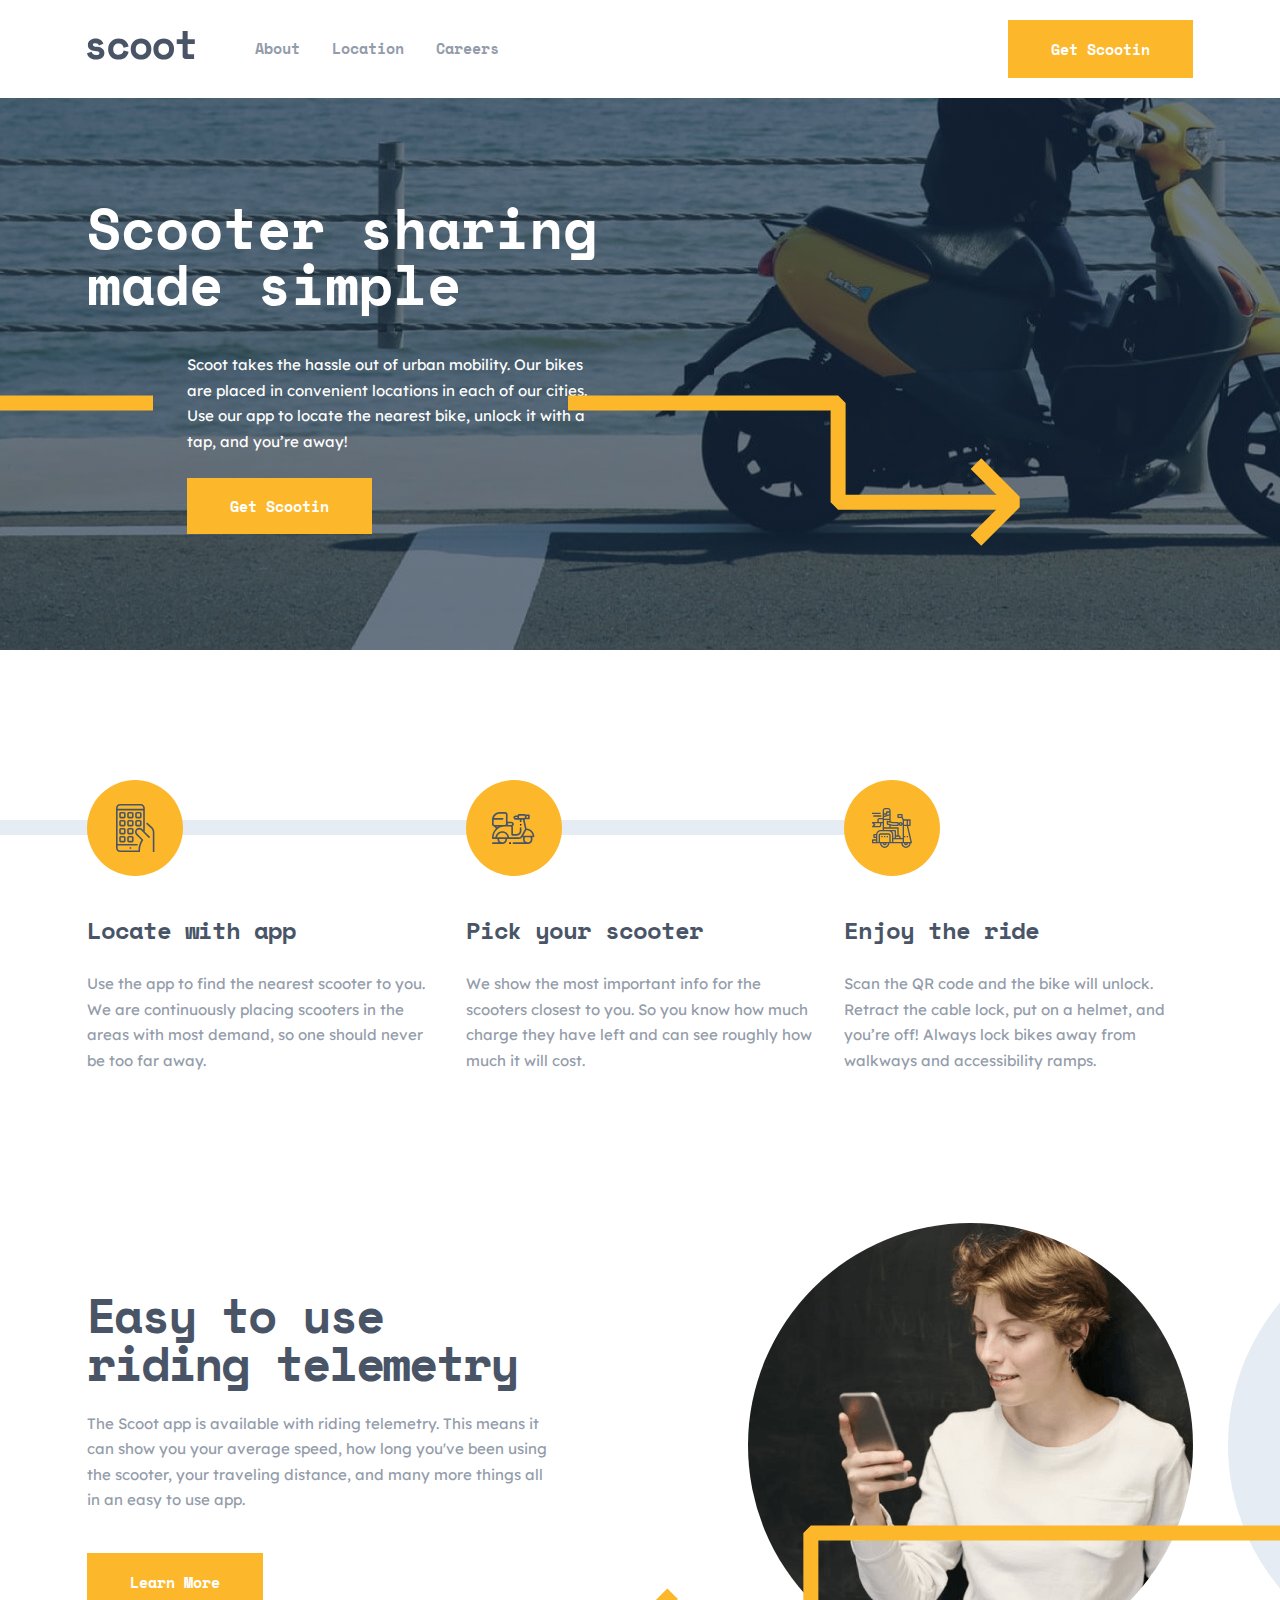
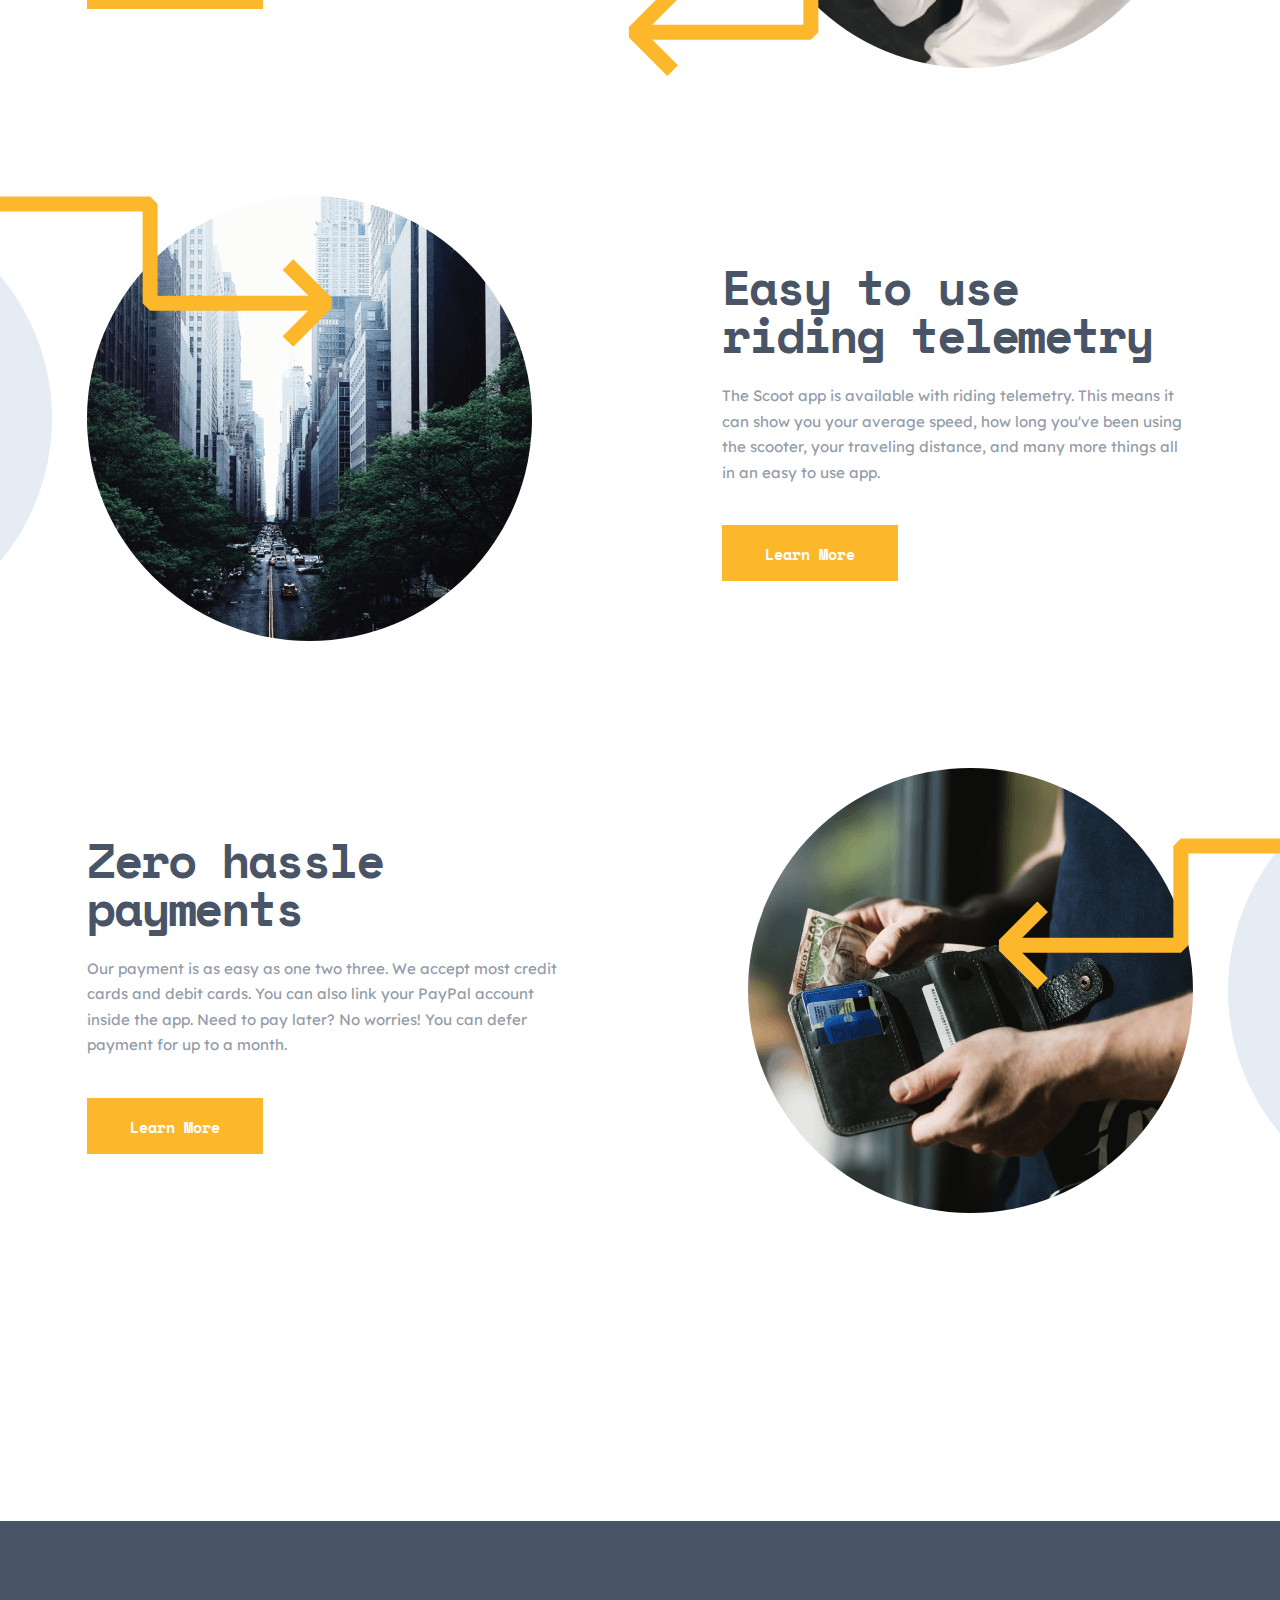
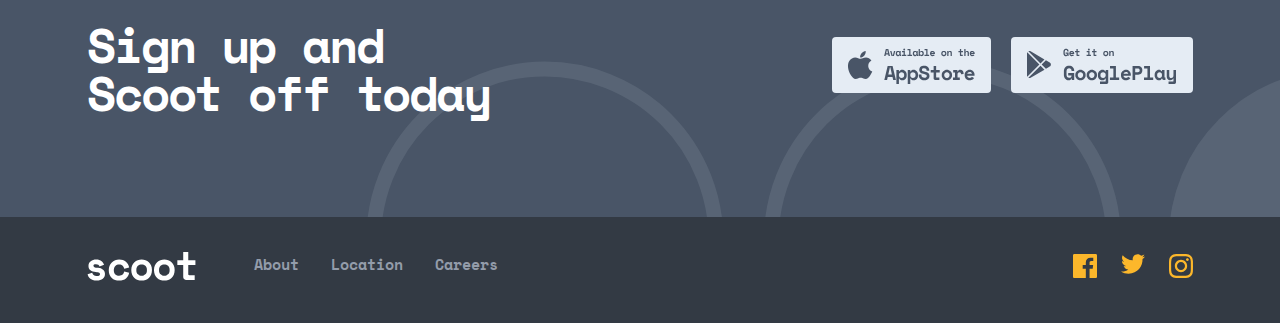
<file: index.html>
<!DOCTYPE html>
<html lang="en">

<head>
    <meta charset="UTF-8">
    <meta http-equiv="X-UA-Compatible" content="IE=edge">
    <meta name="viewport" content="width=device-width, initial-scale=1.0">
    <link rel="stylesheet" href="css/main.css">
    <title>scoot</title>
</head>

<body>
    <!-- HEADER -->
    <header class="header">
        <div class="container">
            <div class="toggle-btn">
                <span></span>
                <span></span>
                <span></span>
            </div>
            <div class="logo"><a href="index.html"><img src="images/svg/logo.svg" alt="logo"></a></div>
            <div class="site-nav">
                <ul class="nav-list">
                    <li class="nav-list-item"><a href="pages/about.html" class="nav-link">About</a></li>
                    <li class="nav-list-item"><a href="pages/locations.html" class="nav-link">Location</a></li>
                    <li class="nav-list-item"><a href="pages/careers.html" class="nav-link">Careers</a></li>
                </ul>
                <a href="#" class="btn">Get Scootin</a>
            </div>
            <a href="#" class="btn">Get Scootin</a>
        </div>
    </header>
    <main class="main">
        <section class="hero">
            <h2 hidden>hero</h2>
            <div class="hero-wrapper">
                <img src="images/svg/yellow-line.svg" alt="line">
                <img src="images/svg/yellow-arrow.svg" alt="arrow">
                <div class="container">
                    <div class="hero-info">
                        <div class="hero-title">Scooter sharing made simple</div>
                        <div class="hero-text">Scoot takes the hassle out of urban mobility. Our bikes are placed in
                            convenient
                            locations in each of our cities. Use
                            our app to locate the nearest bike, unlock it with a tap, and you’re away!</div>
                        <a href="#" class="btn">Get Scootin</a>
                    </div>
                </div>
            </div>
        </section>
        <section class="second-section">
            <h2 hidden>second-section</h2>
            <div class="container">
                <div class="list">
                    <div class="list-item">
                        <div class="list-img"><img src="images/svg/app.svg" alt="app"></div>
                        <div class="list-info">
                            <div class="min-title">Locate with app</div>
                            <div class="list-text">Use the app to find the nearest scooter to you. We are continuously
                                placing scooters in the areas with most demand, so
                                one should never be too far away.</div>
                        </div>
                    </div>
                    <div class="list-item">
                        <div class="list-img"><img src="images/svg/scooter.svg" alt="app"></div>
                        <div class="list-info">
                            <div class="min-title">Pick your scooter</div>
                            <div class="list-text">We show the most important info for the scooters closest to you. So
                                you
                                know how much charge they have left and can see roughly how much it will cost.</div>
                        </div>
                    </div>
                    <div class="list-item">
                        <div class="list-img"><img src="images/svg/ride.svg" alt="app"></div>
                        <div class="list-info">
                            <div class="min-title">Enjoy the ride</div>
                            <div class="list-text">Scan the QR code and the bike will unlock. Retract the cable lock,
                                put on
                                a helmet, and you’re off! Always lock bikes away from walkways and accessibility ramps.
                            </div>
                        </div>
                    </div>
                </div>
            </div>
        </section>
        <section class="last-section">
            <h2 hidden>last-section</h2>
            <div class="container">
                <div class="one">
                    <div class="info">
                        <div class="title">Easy to use
                            riding telemetry</div>
                        <div class="text">The Scoot app is available with riding telemetry. This means it can show you
                            your average speed, how long you've been
                            using the scooter, your traveling distance, and many more things all in an easy to use app.
                        </div>
                        <a href="#" class="btn">Learn More</a>
                    </div>
                    <div class="image-wrap">
                        <img class="image" src="images/png/telemetry.png" alt="image"
                            srcset="images/png/telemetry.png 1x, images/png/telemetry@2x.png 2x">
                        <img src="images/svg/round.svg" alt="element">
                        <img src="images/svg/yellow-arrow-left.svg" alt="element">
                    </div>
                </div>
                <div class="two">
                    <div class="info">
                        <div class="title">Easy to use
                            riding telemetry</div>
                        <div class="text">The Scoot app is available with riding telemetry. This means it can show you
                            your average speed, how long you've been
                            using the scooter, your traveling distance, and many more things all in an easy to use app.
                        </div>
                        <a href="#" class="btn">Learn More</a>
                    </div>
                    <div class="image-wrap">
                        <img class="image" src="images/png/city.png" alt="image"
                            srcset="images/png/city.png 1x, images/png/city@2x.png 2x">
                        <img src="images/svg/round.svg" alt="element">
                        <img src="images/svg/yellow-arrow.svg" alt="element">
                    </div>
                </div>
                <div class="three">
                    <div class="info">
                        <div class="title">Zero hassle payments</div>
                        <div class="text">Our payment is as easy as one two three. We accept most credit cards and debit
                            cards. You can also link your PayPal
                            account inside the app. Need to pay later? No worries! You can defer payment for up to a
                            month.
                        </div>
                        <a href="#" class="btn">Learn More</a>
                    </div>
                    <div class="image-wrap">
                        <img class="image" src="images/png/hassle.png" alt="image"
                            srcset="images/png/hassle.png 1x, images/png/hassle@2x.png 2x">
                        <img src="images/svg/round.svg" alt="element">
                        <img src="images/svg/yellow-arrow-left.svg" alt="element">
                    </div>
                </div>
            </div>
        </section>
    </main>
    <footer class="footer">
        <div class="top">
            <div class="container">
                <div class="title">Sign up and Scoot off today</div>
                <div class="sign">
                    <a href="#"><img src="images/svg/app-store.svg" alt="app-store"></a>
                    <a href="#"><img src="images/svg/google-play.svg" alt="google play"></a>
                </div>
            </div>
        </div>
        <div class="bottom">
            <div class="container">
                <div class="logoNav">
                    <div class="logo"><a href="index.html"><img src="images/svg/logo-white.svg" alt="logo"></a></div>
                    <div class="site-nav">
                        <ul class="nav-list">
                            <li class="nav-list-item"><a href="pages/about.html" class="nav-link">About</a></li>
                            <li class="nav-list-item"><a href="pages/locations.html" class="nav-link">Location</a></li>
                            <li class="nav-list-item"><a href="pages/careers.html" class="nav-link">Careers</a></li>
                        </ul>
                    </div>
                </div>
                <div class="networks">
                    <a href="#"><svg width="24" height="24" viewBox="0 0 24 24" fill="none"
                            xmlns="http://www.w3.org/2000/svg">
                            <path
                                d="M22.675 0H1.325C0.593 0 0 0.593 0 1.325V22.676C0 23.407 0.593 24 1.325 24H12.82V14.706H9.692V11.084H12.82V8.413C12.82 5.313 14.713 3.625 17.479 3.625C18.804 3.625 19.942 3.724 20.274 3.768V7.008L18.356 7.009C16.852 7.009 16.561 7.724 16.561 8.772V11.085H20.148L19.681 14.707H16.561V24H22.677C23.407 24 24 23.407 24 22.675V1.325C24 0.593 23.407 0 22.675 0Z"
                                fill="#FCB72B" />
                        </svg>
                    </a>
                    <a href="#"><svg width="24" height="20" viewBox="0 0 24 20" fill="none"
                            xmlns="http://www.w3.org/2000/svg">
                            <path
                                d="M24 2.55699C23.117 2.94899 22.168 3.21299 21.172 3.33199C22.189 2.72299 22.97 1.75799 23.337 0.607986C22.386 1.17199 21.332 1.58199 20.21 1.80299C19.313 0.845986 18.032 0.247986 16.616 0.247986C13.437 0.247986 11.101 3.21399 11.819 6.29299C7.728 6.08799 4.1 4.12799 1.671 1.14899C0.381 3.36199 1.002 6.25699 3.194 7.72299C2.388 7.69699 1.628 7.47599 0.965 7.10699C0.911 9.38799 2.546 11.522 4.914 11.997C4.221 12.185 3.462 12.229 2.69 12.081C3.316 14.037 5.134 15.46 7.29 15.5C5.22 17.123 2.612 17.848 0 17.54C2.179 18.937 4.768 19.752 7.548 19.752C16.69 19.752 21.855 12.031 21.543 5.10599C22.505 4.41099 23.34 3.54399 24 2.55699Z"
                                fill="#FCB72B" />
                        </svg>
                    </a>
                    <a href="#"><svg width="24" height="24" viewBox="0 0 24 24" fill="none"
                            xmlns="http://www.w3.org/2000/svg">
                            <path fill-rule="evenodd" clip-rule="evenodd"
                                d="M12 0C8.741 0 8.333 0.014 7.053 0.072C2.695 0.272 0.273 2.69 0.073 7.052C0.014 8.333 0 8.741 0 12C0 15.259 0.014 15.668 0.072 16.948C0.272 21.306 2.69 23.728 7.052 23.928C8.333 23.986 8.741 24 12 24C15.259 24 15.668 23.986 16.948 23.928C21.302 23.728 23.73 21.31 23.927 16.948C23.986 15.668 24 15.259 24 12C24 8.741 23.986 8.333 23.928 7.053C23.732 2.699 21.311 0.273 16.949 0.073C15.668 0.014 15.259 0 12 0ZM12 2.163C15.204 2.163 15.584 2.175 16.85 2.233C20.102 2.381 21.621 3.924 21.769 7.152C21.827 8.417 21.838 8.797 21.838 12.001C21.838 15.206 21.826 15.585 21.769 16.85C21.62 20.075 20.105 21.621 16.85 21.769C15.584 21.827 15.206 21.839 12 21.839C8.796 21.839 8.416 21.827 7.151 21.769C3.891 21.62 2.38 20.07 2.232 16.849C2.174 15.584 2.162 15.205 2.162 12C2.162 8.796 2.175 8.417 2.232 7.151C2.381 3.924 3.896 2.38 7.151 2.232C8.417 2.175 8.796 2.163 12 2.163ZM5.838 12C5.838 8.597 8.597 5.838 12 5.838C15.403 5.838 18.162 8.597 18.162 12C18.162 15.404 15.403 18.163 12 18.163C8.597 18.163 5.838 15.403 5.838 12ZM12 16C9.791 16 8 14.21 8 12C8 9.791 9.791 8 12 8C14.209 8 16 9.791 16 12C16 14.21 14.209 16 12 16ZM16.965 5.595C16.965 4.8 17.61 4.155 18.406 4.155C19.201 4.155 19.845 4.8 19.845 5.595C19.845 6.39 19.201 7.035 18.406 7.035C17.61 7.035 16.965 6.39 16.965 5.595Z"
                                fill="#FCB72B" />
                        </svg>
                    </a>
                </div>
            </div>
        </div>
    </footer>
    <script src="javascript/app.js"></script>
</body>

</html>
</file>
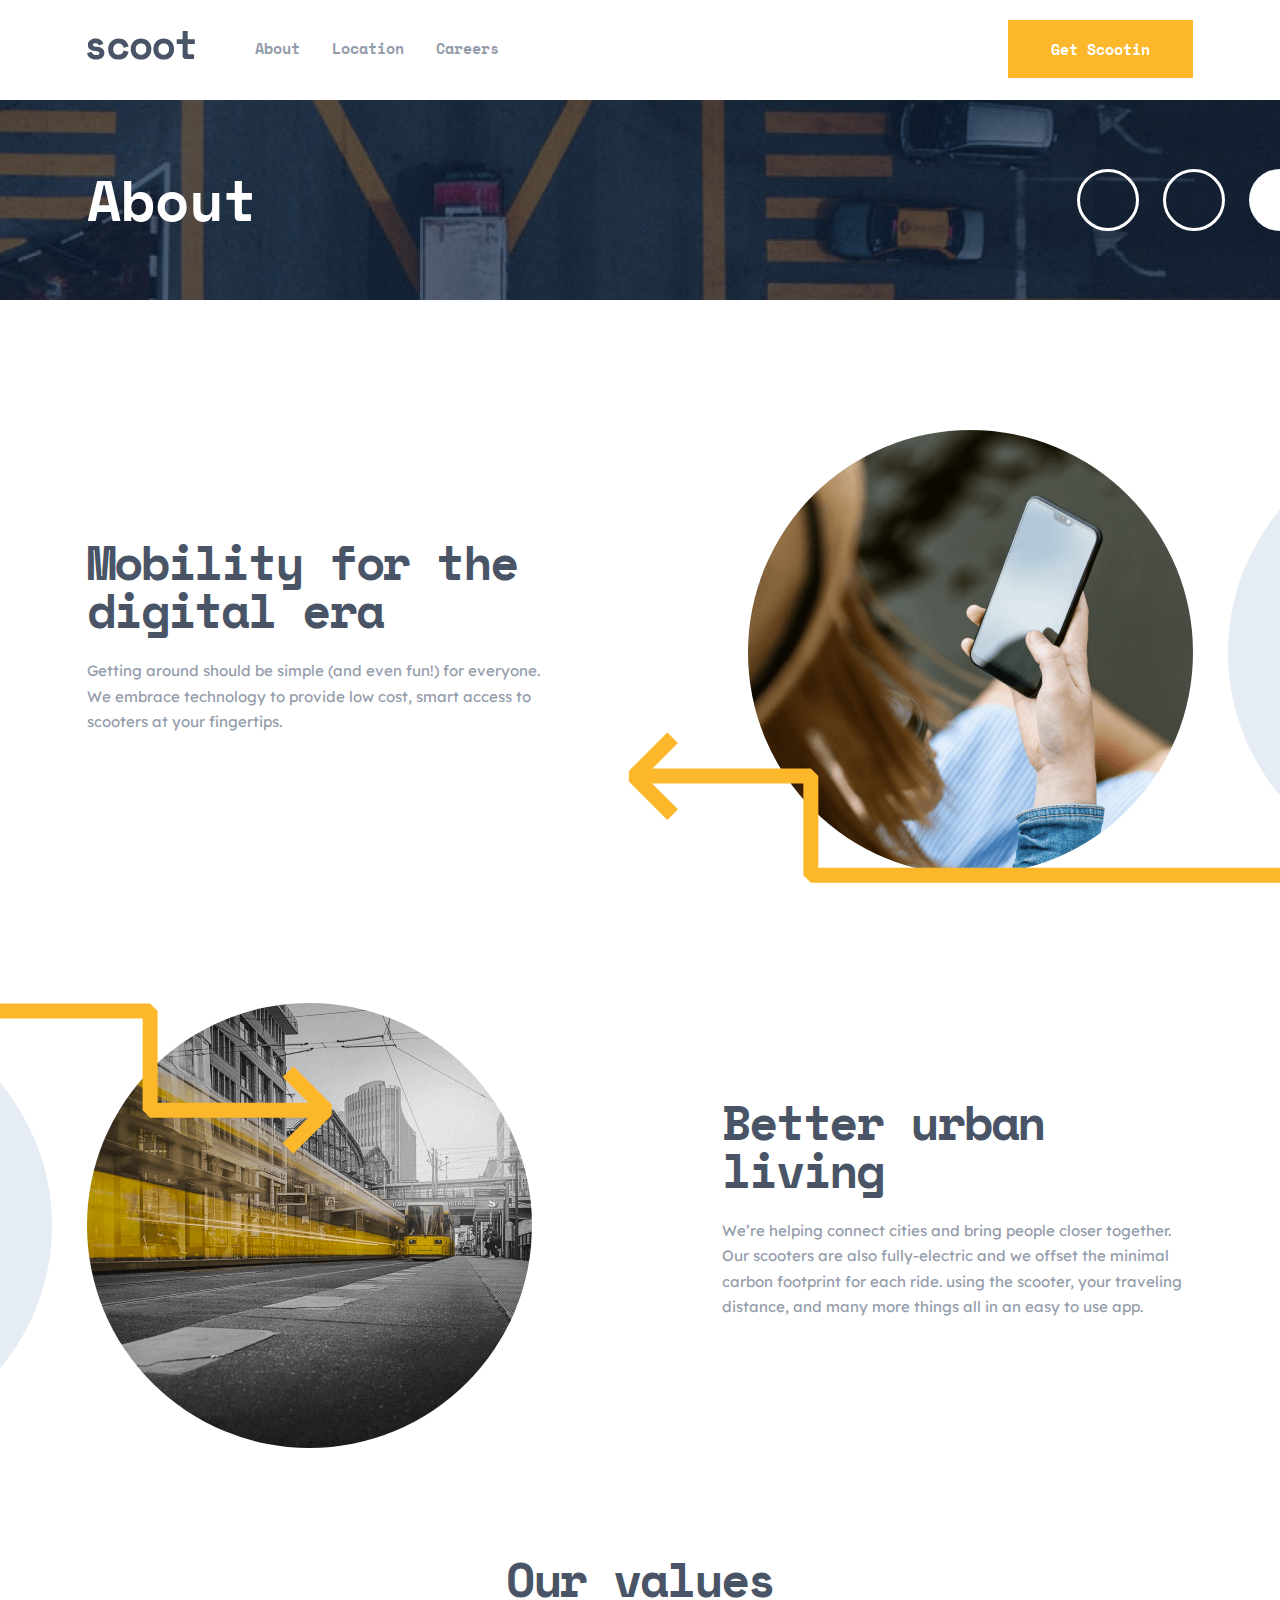
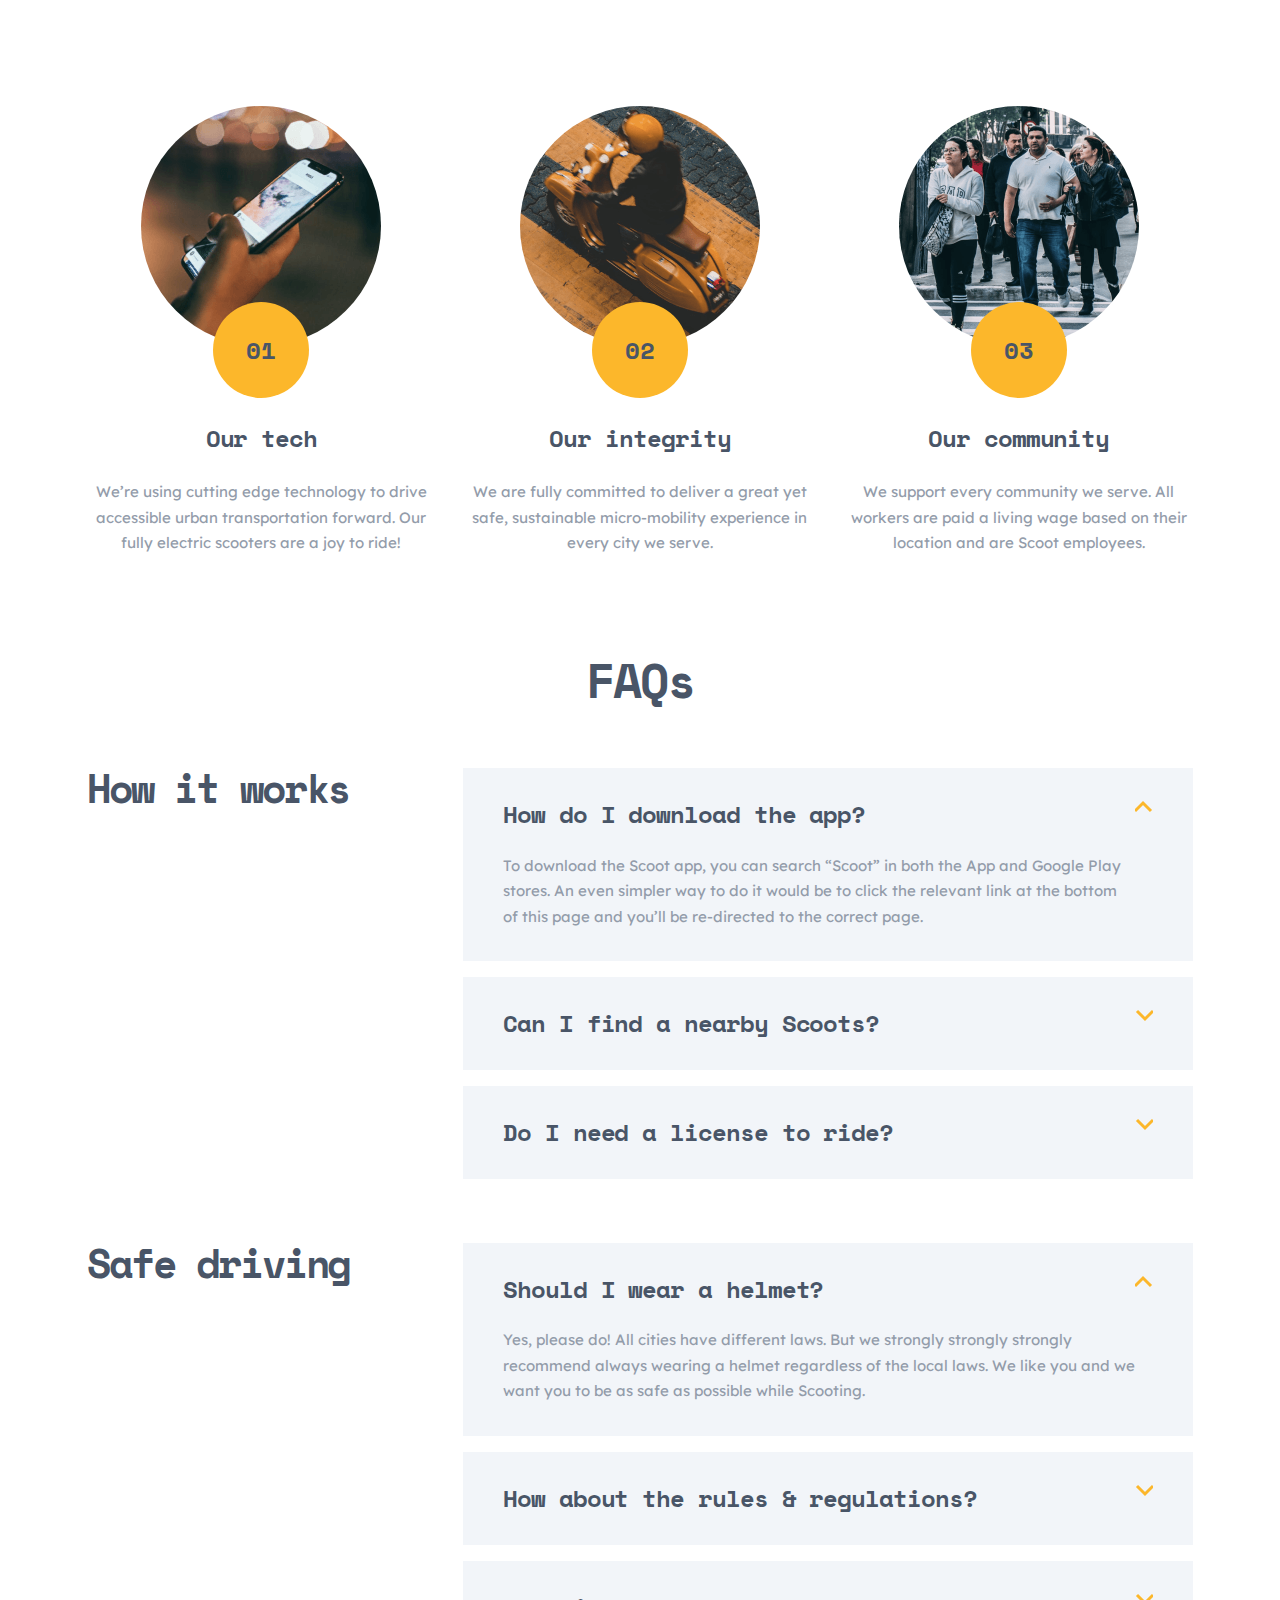
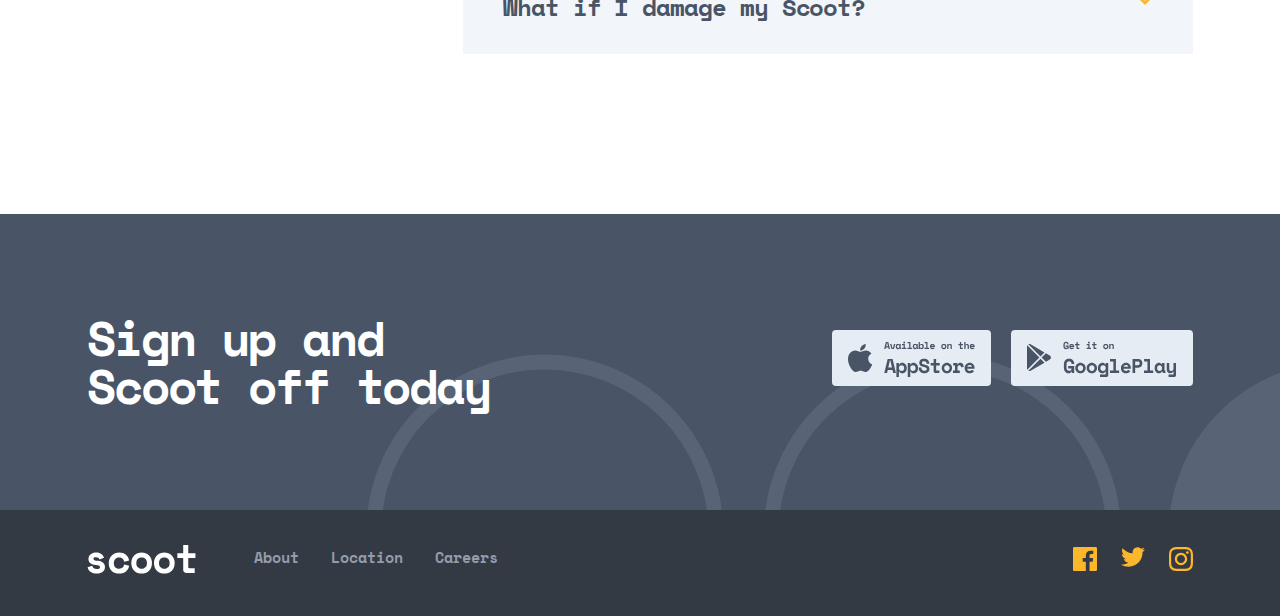
<file: pages/about.html>
<!DOCTYPE html>
<html lang="en">

<head>
    <meta charset="UTF-8">
    <meta http-equiv="X-UA-Compatible" content="IE=edge">
    <meta name="viewport" content="width=device-width, initial-scale=1.0">
    <link rel="stylesheet" href="../css/main.css">
    <title>scoot</title>
</head>

<body>
    <!-- HEADER -->
    <header class="header">
        <div class="container">
            <div class="toggle-btn">
                <span></span>
                <span></span>
                <span></span>
            </div>
            <div class="logo"><a href="../index.html"><img src="../images/svg/logo.svg" alt="logo"></a></div>
            <div class="site-nav">
                <ul class="nav-list">
                    <li class="nav-list-item"><a href="about.html" class="nav-link">About</a></li>
                    <li class="nav-list-item"><a href="locations.html" class="nav-link">Location</a></li>
                    <li class="nav-list-item"><a href="careers.html" class="nav-link">Careers</a></li>
                </ul>
                <a href="#" class="btn">Get Scootin</a>
            </div>
            <a href="#" class="btn">Get Scootin</a>
        </div>
    </header>
    <main class="main">
        <section class="min-hero about-min-hero">
            <div class="hero-wrapper">
                <div class="container">
                    <h2 hidden>hero</h2>
                    <div class="hero-title">About</div>
                </div>
                <img src="../images/svg/circles.svg" alt="circles">
            </div>
        </section>
        <section class="about-second">
            <h2 hidden>about</h2>
            <div class="container">
                <div class="one">
                    <div class="info">
                        <div class="title">Mobility for the digital era</div>
                        <div class="text">Getting around should be simple (and even fun!) for everyone. We embrace
                            technology to provide low cost, smart access to
                            scooters at your fingertips.
                        </div>
                    </div>
                    <div class="image-wrap">
                        <img class="image" src="../images/png/mobility.png" alt="image"
                            srcset="../images/png/mobility.png 1x, ../images/png/mobility@2x.png 2x">
                        <img src="../images/svg/round.svg" alt="element">
                        <img src="../images/svg/left-arrow-yellow.svg" alt="element">
                    </div>
                </div>
                <div class="two">
                    <div class="info">
                        <div class="title">Better urban living</div>
                        <div class="text">We’re helping connect cities and bring people closer together. Our scooters
                            are
                            also fully-electric and we offset the
                            minimal carbon footprint for each ride.
                            using the scooter, your traveling distance, and many more things all in an easy to use app.
                        </div>
                    </div>
                    <div class="image-wrap">
                        <img class="image" src="../images/png/urban.png" alt="image"
                            srcset="../images/png/urban.png 1x, ../images/png/urban@2x.png 2x">
                        <img src="../images/svg/round.svg" alt="element">
                        <img src="../images/svg/yellow-arrow.svg" alt="element">
                    </div>
                </div>
            </div>
        </section>
        <section class="value">
            <h2 hidden>value</h2>
            <div class="container">
                <div class="title">Our values</div>
                <div class="card-list">
                    <div class="list-item">
                        <div class="item-img">
                            <img src="../images/png/tech.png" alt="tech"
                                srcset="../images/png/tech.png 1x, ../images/png/tech@2x.png 2x">
                            <span>01</span>
                        </div>
                        <div class="min-title">Our tech</div>
                        <div class="list-text">We’re using cutting edge technology to drive accessible urban
                            transportation forward. Our fully electric scooters are a
                            joy to ride!</div>
                    </div>
                    <div class="list-item">
                        <div class="item-img">
                            <img src="../images/png/integrity.png" alt="tech"
                                srcset="../images/png/integrity.png 1x, ../images/png/integrity@2x.png 2x">
                            <span>02</span>
                        </div>
                        <div class="min-title">Our integrity</div>
                        <div class="list-text">We are fully committed to deliver a great yet safe, sustainable
                            micro-mobility experience in every city we serve.</div>
                    </div>
                    <div class="list-item">
                        <div class="item-img">
                            <img src="../images/png/community.png" alt="tech"
                                srcset="../images/png/community.png 1x, ../images/png/community@2x.png 2x">
                            <span>03</span>
                        </div>
                        <div class="min-title">Our community</div>
                        <div class="list-text">We support every community we serve. All workers are paid a living wage
                            based on their location and are Scoot employees.</div>
                    </div>
                </div>
            </div>
        </section>
        <section class="faqs">
            <h2 hidden>FAQs</h2>
            <div class="container">
                <div class="title">FAQs</div>
                <div class="first-faqs">
                    <div class="title">How it works</div>
                    <div class="list">
                        <div class="item">
                            <div class="info">
                                <div class="min-title">How do I download the app?</div>
                                <div class="text">To download the Scoot app, you can search “Scoot” in both the App and
                                    Google Play stores. An even simpler way to do it
                                    would be to click the relevant link at the bottom of this page and you’ll be
                                    re-directed to the correct page.</div>
                            </div>
                            <img class="up-active" src="../images/svg/down-row.svg" alt="down row">
                        </div>
                        <div class="item">
                            <div class="info">
                                <div class="min-title">Can I find a nearby Scoots?</div>
                            </div>
                            <img src="../images/svg/down-row.svg" alt="down row">
                        </div>
                        <div class="item">
                            <div class="info">
                                <div class="min-title">Do I need a license to ride?</div>
                            </div>
                            <img src="../images/svg/down-row.svg" alt="down row">
                        </div>
                    </div>
                </div>
                <div class="second-faqs">
                    <div class="title">Safe driving</div>
                    <div class="list">
                        <div class="item">
                            <div class="info">
                                <div class="min-title">Should I wear a helmet?</div>
                                <div class="text">Yes, please do! All cities have different laws. But we strongly
                                    strongly strongly recommend always wearing a helmet
                                    regardless of the local laws. We like you and we want you to be as safe as possible
                                    while Scooting.</div>
                            </div>
                            <img class="up-active" src="../images/svg/down-row.svg" alt="down row">
                        </div>
                        <div class="item">
                            <div class="info">
                                <div class="min-title">How about the rules & regulations?</div>
                            </div>
                            <img src="../images/svg/down-row.svg" alt="down row">
                        </div>
                        <div class="item">
                            <div class="info">
                                <div class="min-title">What if I damage my Scoot?</div>
                            </div>
                            <img src="../images/svg/down-row.svg" alt="down row">
                        </div>
                    </div>
                </div>
            </div>
        </section>
    </main>
    <footer class="footer">
        <div class="top">
            <div class="container">
                <div class="title">Sign up and Scoot off today</div>
                <div class="sign">
                    <a href="#"><img src="../images/svg/app-store.svg" alt="app-store"></a>
                    <a href="#"><img src="../images/svg/google-play.svg" alt="google play"></a>
                </div>
            </div>
        </div>
        <div class="bottom">
            <div class="container">
                <div class="logoNav">
                    <div class="logo"><a href="../index.html"><img src="../images/svg/logo-white.svg" alt="logo"></a>
                    </div>
                    <div class="site-nav">
                        <ul class="nav-list">
                            <li class="nav-list-item"><a href="about.html" class="nav-link">About</a></li>
                            <li class="nav-list-item"><a href="locations.html" class="nav-link">Location</a></li>
                            <li class="nav-list-item"><a href="careers.html" class="nav-link">Careers</a></li>
                        </ul>
                    </div>
                </div>
                <div class="networks">
                    <a href="#"><svg width="24" height="24" viewBox="0 0 24 24" fill="none"
                            xmlns="http://www.w3.org/2000/svg">
                            <path
                                d="M22.675 0H1.325C0.593 0 0 0.593 0 1.325V22.676C0 23.407 0.593 24 1.325 24H12.82V14.706H9.692V11.084H12.82V8.413C12.82 5.313 14.713 3.625 17.479 3.625C18.804 3.625 19.942 3.724 20.274 3.768V7.008L18.356 7.009C16.852 7.009 16.561 7.724 16.561 8.772V11.085H20.148L19.681 14.707H16.561V24H22.677C23.407 24 24 23.407 24 22.675V1.325C24 0.593 23.407 0 22.675 0Z"
                                fill="#FCB72B" />
                        </svg>
                    </a>
                    <a href="#"><svg width="24" height="20" viewBox="0 0 24 20" fill="none"
                            xmlns="http://www.w3.org/2000/svg">
                            <path
                                d="M24 2.55699C23.117 2.94899 22.168 3.21299 21.172 3.33199C22.189 2.72299 22.97 1.75799 23.337 0.607986C22.386 1.17199 21.332 1.58199 20.21 1.80299C19.313 0.845986 18.032 0.247986 16.616 0.247986C13.437 0.247986 11.101 3.21399 11.819 6.29299C7.728 6.08799 4.1 4.12799 1.671 1.14899C0.381 3.36199 1.002 6.25699 3.194 7.72299C2.388 7.69699 1.628 7.47599 0.965 7.10699C0.911 9.38799 2.546 11.522 4.914 11.997C4.221 12.185 3.462 12.229 2.69 12.081C3.316 14.037 5.134 15.46 7.29 15.5C5.22 17.123 2.612 17.848 0 17.54C2.179 18.937 4.768 19.752 7.548 19.752C16.69 19.752 21.855 12.031 21.543 5.10599C22.505 4.41099 23.34 3.54399 24 2.55699Z"
                                fill="#FCB72B" />
                        </svg>
                    </a>
                    <a href="#"><svg width="24" height="24" viewBox="0 0 24 24" fill="none"
                            xmlns="http://www.w3.org/2000/svg">
                            <path fill-rule="evenodd" clip-rule="evenodd"
                                d="M12 0C8.741 0 8.333 0.014 7.053 0.072C2.695 0.272 0.273 2.69 0.073 7.052C0.014 8.333 0 8.741 0 12C0 15.259 0.014 15.668 0.072 16.948C0.272 21.306 2.69 23.728 7.052 23.928C8.333 23.986 8.741 24 12 24C15.259 24 15.668 23.986 16.948 23.928C21.302 23.728 23.73 21.31 23.927 16.948C23.986 15.668 24 15.259 24 12C24 8.741 23.986 8.333 23.928 7.053C23.732 2.699 21.311 0.273 16.949 0.073C15.668 0.014 15.259 0 12 0ZM12 2.163C15.204 2.163 15.584 2.175 16.85 2.233C20.102 2.381 21.621 3.924 21.769 7.152C21.827 8.417 21.838 8.797 21.838 12.001C21.838 15.206 21.826 15.585 21.769 16.85C21.62 20.075 20.105 21.621 16.85 21.769C15.584 21.827 15.206 21.839 12 21.839C8.796 21.839 8.416 21.827 7.151 21.769C3.891 21.62 2.38 20.07 2.232 16.849C2.174 15.584 2.162 15.205 2.162 12C2.162 8.796 2.175 8.417 2.232 7.151C2.381 3.924 3.896 2.38 7.151 2.232C8.417 2.175 8.796 2.163 12 2.163ZM5.838 12C5.838 8.597 8.597 5.838 12 5.838C15.403 5.838 18.162 8.597 18.162 12C18.162 15.404 15.403 18.163 12 18.163C8.597 18.163 5.838 15.403 5.838 12ZM12 16C9.791 16 8 14.21 8 12C8 9.791 9.791 8 12 8C14.209 8 16 9.791 16 12C16 14.21 14.209 16 12 16ZM16.965 5.595C16.965 4.8 17.61 4.155 18.406 4.155C19.201 4.155 19.845 4.8 19.845 5.595C19.845 6.39 19.201 7.035 18.406 7.035C17.61 7.035 16.965 6.39 16.965 5.595Z"
                                fill="#FCB72B" />
                        </svg>
                    </a>
                </div>
            </div>
        </div>
    </footer>
    <script src="../javascript/app.js"></script>
</body>

</html>
</file>
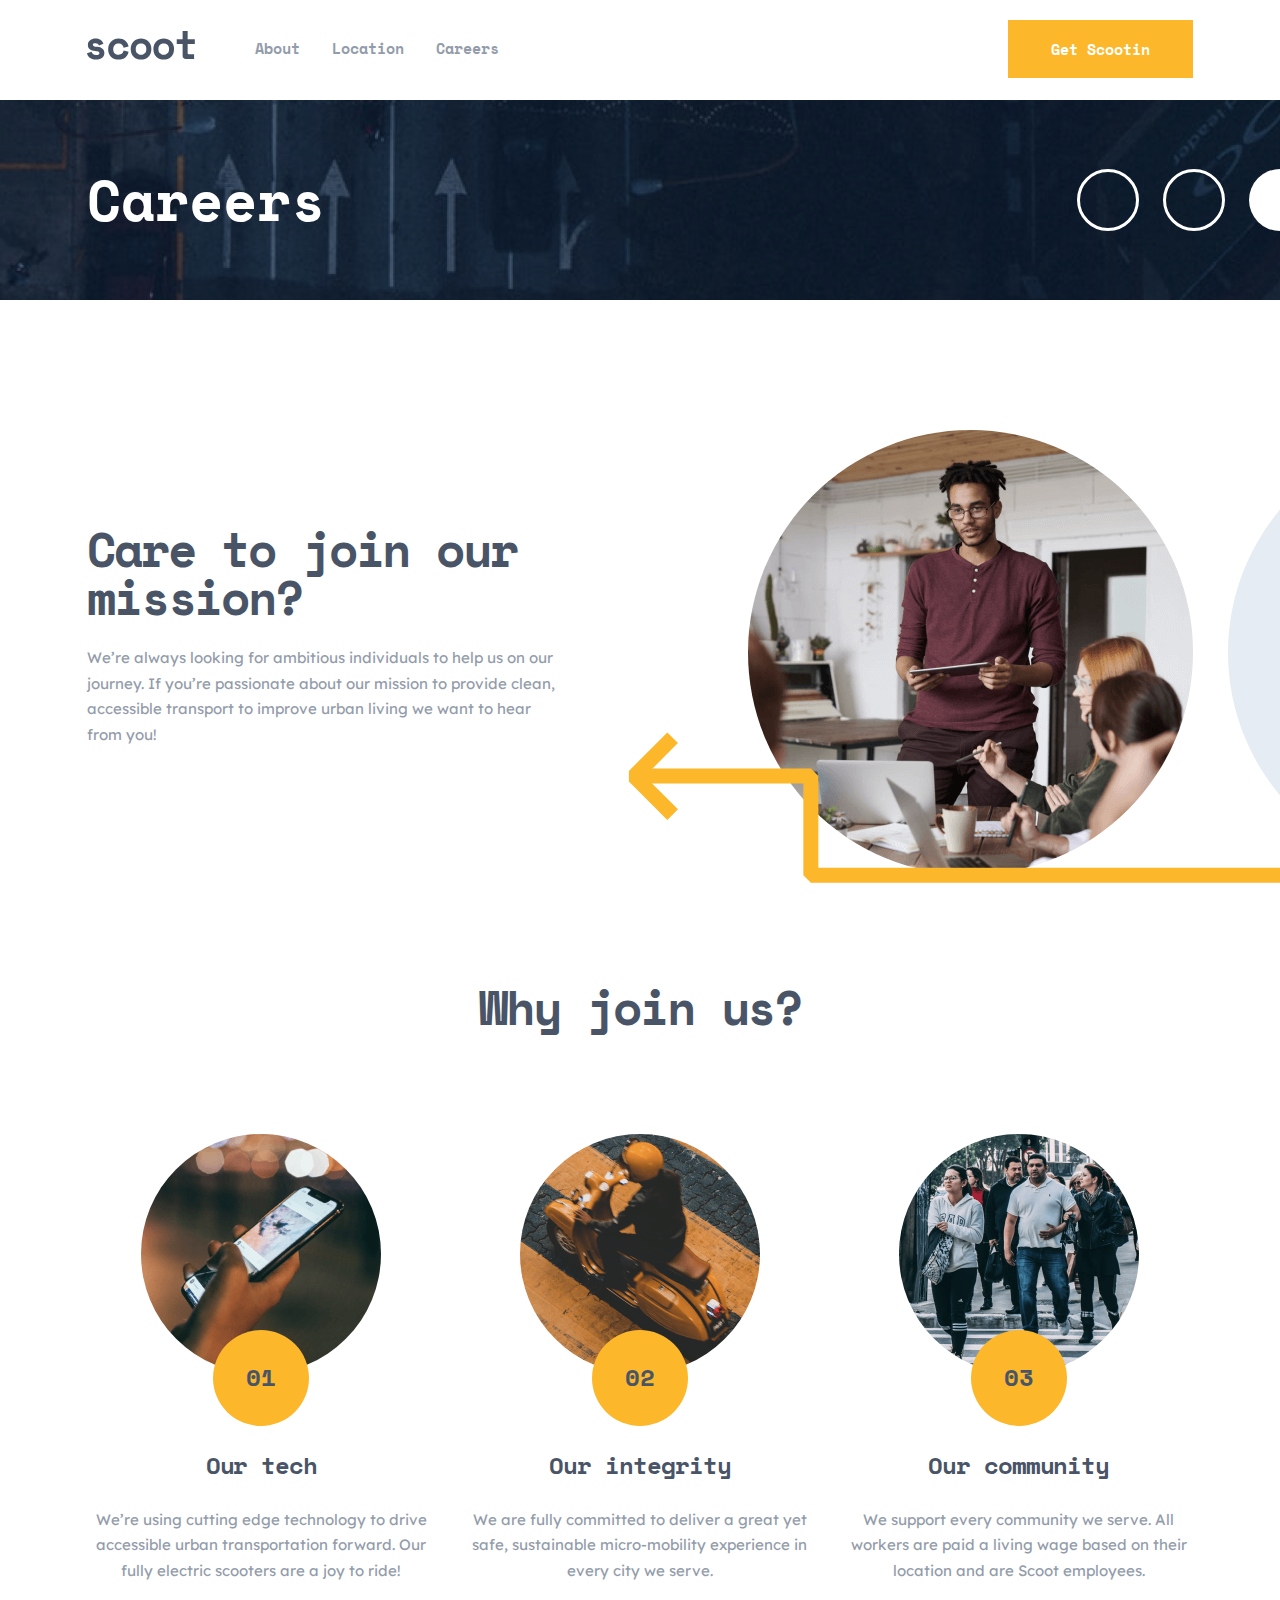
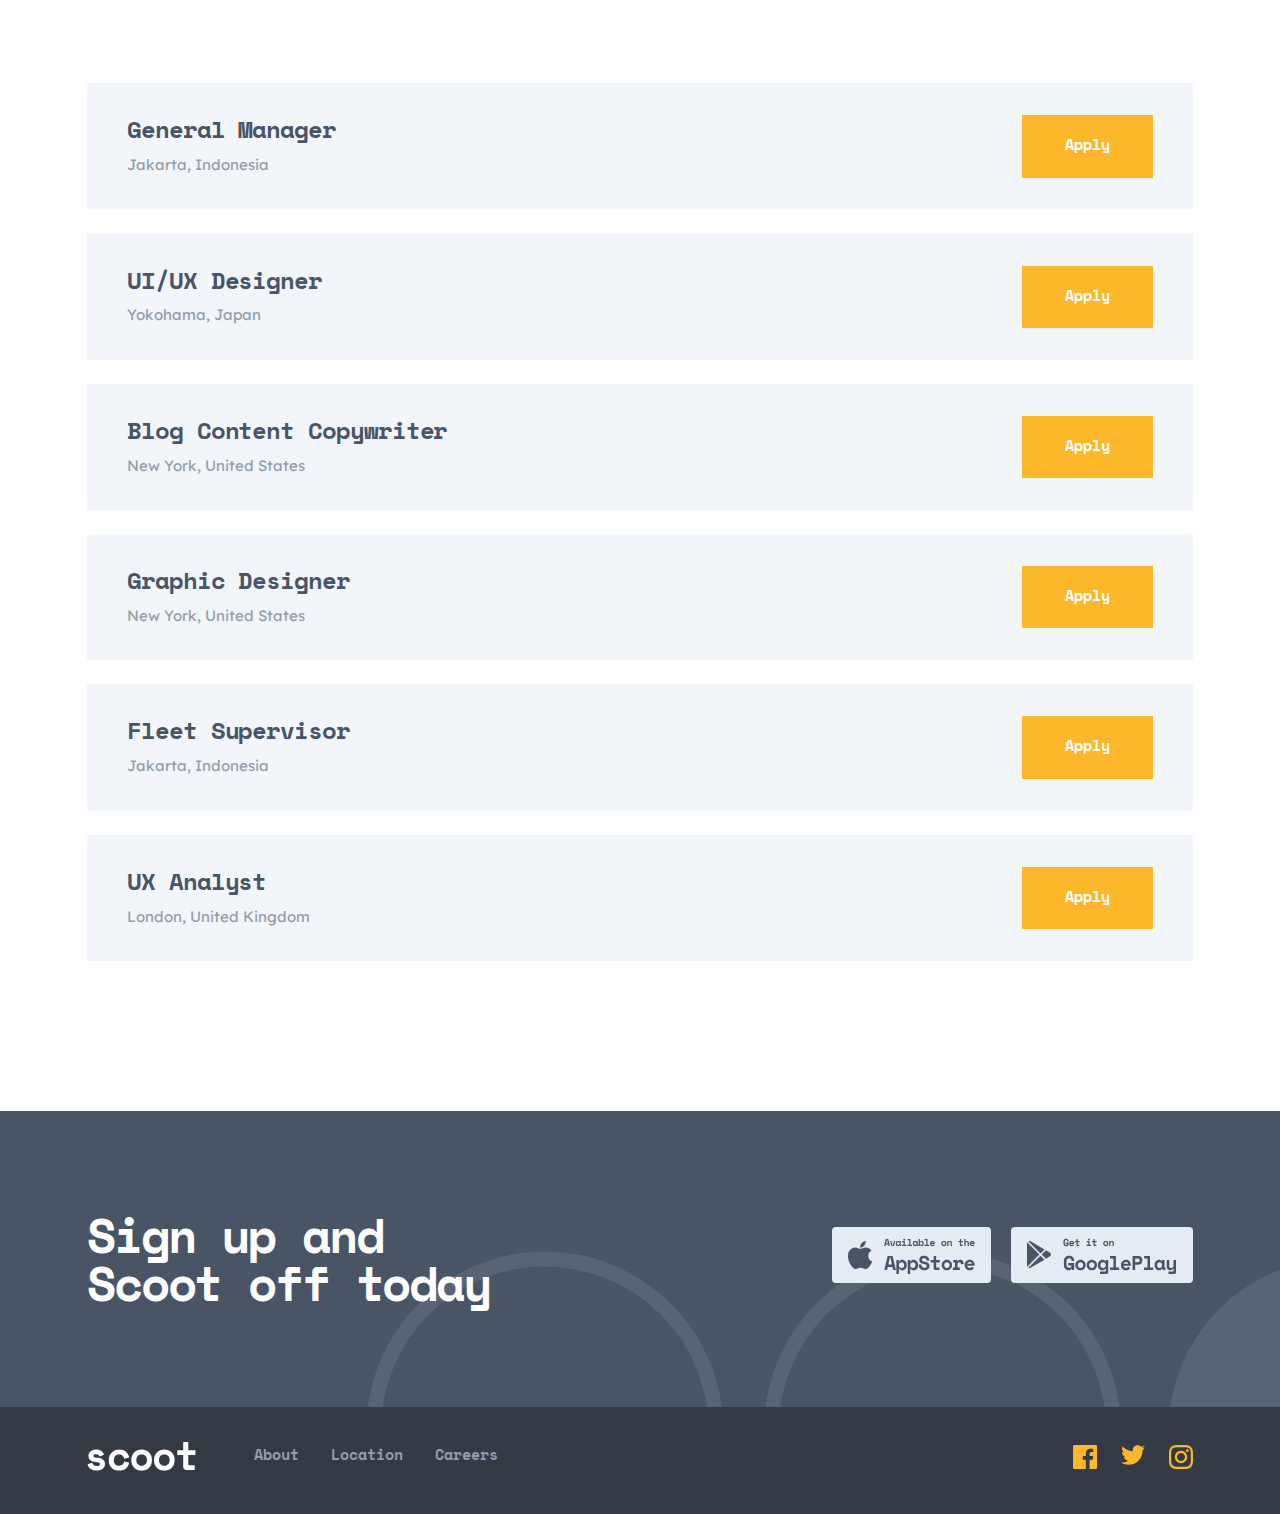
<file: pages/careers.html>
<!DOCTYPE html>
<html lang="en">

<head>
    <meta charset="UTF-8">
    <meta http-equiv="X-UA-Compatible" content="IE=edge">
    <meta name="viewport" content="width=device-width, initial-scale=1.0">
    <link rel="stylesheet" href="../css/main.css">
    <title>scoot</title>
</head>

<body>
    <!-- HEADER -->
    <header class="header">
        <div class="container">
            <div class="toggle-btn">
                <span></span>
                <span></span>
                <span></span>
            </div>
            <div class="logo"><a href="../index.html"><img src="../images/svg/logo.svg" alt="logo"></a></div>
            <div class="site-nav">
                <ul class="nav-list">
                    <li class="nav-list-item"><a href="about.html" class="nav-link">About</a></li>
                    <li class="nav-list-item"><a href="locations.html" class="nav-link">Location</a></li>
                    <li class="nav-list-item"><a href="careers.html" class="nav-link">Careers</a></li>
                </ul>
                <a href="#" class="btn">Get Scootin</a>
            </div>
            <a href="#" class="btn">Get Scootin</a>
        </div>
    </header>
    <main class="main">
        <section class="min-hero">
            <div class="hero-wrapper">
                <div class="container">
                    <h2 hidden>hero</h2>
                    <div class="hero-title">Careers</div>
                </div>
                <img src="../images/svg/circles.svg" alt="circles">
            </div>
        </section>
        <section class="mission">
            <h2 hidden>mission</h2>
            <div class="container">
                <div class="one">
                    <div class="info">
                        <div class="title">Care to join our mission?</div>
                        <div class="text">We’re always looking for ambitious individuals to help us on our journey. If
                            you’re passionate about our mission to
                            provide clean, accessible transport to improve urban living we want to hear from you!
                        </div>
                    </div>
                    <div class="image-wrap">
                        <img class="image" src="../images/png/mission.png" alt="image"
                            srcset="../images/png/mission.png 1x, ../images/png/mission@2x.png 2x">
                        <img src="../images/svg/round.svg" alt="element">
                        <img src="../images/svg/left-arrow-yellow.svg" alt="element">
                    </div>
                </div>
            </div>
        </section>
        <section class="value">
            <h2 hidden>value</h2>
            <div class="container">
                <div class="title">Why join us?</div>
                <div class="card-list">
                    <div class="list-item">
                        <div class="item-img">
                            <img src="../images/png/tech.png" alt="tech"
                                srcset="../images/png/tech.png 1x, ../images/png/tech@2x.png 2x">
                            <span>01</span>
                        </div>
                        <div class="min-title">Our tech</div>
                        <div class="list-text">We’re using cutting edge technology to drive accessible urban
                            transportation forward. Our fully electric scooters are a
                            joy to ride!</div>
                    </div>
                    <div class="list-item">
                        <div class="item-img">
                            <img src="../images/png/integrity.png" alt="tech"
                                srcset="../images/png/integrity.png 1x, ../images/png/integrity@2x.png 2x">
                            <span>02</span>
                        </div>
                        <div class="min-title">Our integrity</div>
                        <div class="list-text">We are fully committed to deliver a great yet safe, sustainable
                            micro-mobility experience in every city we serve.</div>
                    </div>
                    <div class="list-item">
                        <div class="item-img">
                            <img src="../images/png/community.png" alt="tech"
                                srcset="../images/png/community.png 1x, ../images/png/community@2x.png 2x">
                            <span>03</span>
                        </div>
                        <div class="min-title">Our community</div>
                        <div class="list-text">We support every community we serve. All workers are paid a living wage
                            based on their location and are Scoot employees.</div>
                    </div>
                </div>
            </div>
        </section>
        <section class="careers">
            <h2 hidden>careers</h2>
            <div class="container">
                <div class="item">
                    <div class="info">
                        <div class="min-title">General Manager</div>
                        <div class="text">Jakarta, Indonesia</div>
                    </div>
                    <a href="#" class="btn">Apply</a>
                </div>
                <div class="item">
                    <div class="info">
                        <div class="min-title">UI/UX Designer</div>
                        <div class="text">Yokohama, Japan</div>
                    </div>
                    <a href="#" class="btn">Apply</a>
                </div>
                <div class="item">
                    <div class="info">
                        <div class="min-title">Blog Content Copywriter</div>
                        <div class="text">New York, United States</div>
                    </div>
                    <a href="#" class="btn">Apply</a>
                </div>
                <div class="item">
                    <div class="info">
                        <div class="min-title">Graphic Designer</div>
                        <div class="text">New York, United States</div>
                    </div>
                    <a href="#" class="btn">Apply</a>
                </div>
                <div class="item">
                    <div class="info">
                        <div class="min-title">Fleet Supervisor</div>
                        <div class="text">Jakarta, Indonesia</div>
                    </div>
                    <a href="#" class="btn">Apply</a>
                </div>
                <div class="item">
                    <div class="info">
                        <div class="min-title">UX Analyst</div>
                        <div class="text">London, United Kingdom</div>
                    </div>
                    <a href="#" class="btn">Apply</a>
                </div>
            </div>
        </section>
    </main>
    <footer class="footer">
        <div class="top">
            <div class="container">
                <div class="title">Sign up and Scoot off today</div>
                <div class="sign">
                    <a href="#"><img src="../images/svg/app-store.svg" alt="app-store"></a>
                    <a href="#"><img src="../images/svg/google-play.svg" alt="google play"></a>
                </div>
            </div>
        </div>
        <div class="bottom">
            <div class="container">
                <div class="logoNav">
                    <div class="logo"><a href="../index.html"><img src="../images/svg/logo-white.svg" alt="logo"></a>
                    </div>
                    <div class="site-nav">
                        <ul class="nav-list">
                            <li class="nav-list-item"><a href="about.html" class="nav-link">About</a></li>
                            <li class="nav-list-item"><a href="locations.html" class="nav-link">Location</a></li>
                            <li class="nav-list-item"><a href="careers.html" class="nav-link">Careers</a></li>
                        </ul>
                    </div>
                </div>
                <div class="networks">
                    <a href="#"><svg width="24" height="24" viewBox="0 0 24 24" fill="none"
                            xmlns="http://www.w3.org/2000/svg">
                            <path
                                d="M22.675 0H1.325C0.593 0 0 0.593 0 1.325V22.676C0 23.407 0.593 24 1.325 24H12.82V14.706H9.692V11.084H12.82V8.413C12.82 5.313 14.713 3.625 17.479 3.625C18.804 3.625 19.942 3.724 20.274 3.768V7.008L18.356 7.009C16.852 7.009 16.561 7.724 16.561 8.772V11.085H20.148L19.681 14.707H16.561V24H22.677C23.407 24 24 23.407 24 22.675V1.325C24 0.593 23.407 0 22.675 0Z"
                                fill="#FCB72B" />
                        </svg>
                    </a>
                    <a href="#"><svg width="24" height="20" viewBox="0 0 24 20" fill="none"
                            xmlns="http://www.w3.org/2000/svg">
                            <path
                                d="M24 2.55699C23.117 2.94899 22.168 3.21299 21.172 3.33199C22.189 2.72299 22.97 1.75799 23.337 0.607986C22.386 1.17199 21.332 1.58199 20.21 1.80299C19.313 0.845986 18.032 0.247986 16.616 0.247986C13.437 0.247986 11.101 3.21399 11.819 6.29299C7.728 6.08799 4.1 4.12799 1.671 1.14899C0.381 3.36199 1.002 6.25699 3.194 7.72299C2.388 7.69699 1.628 7.47599 0.965 7.10699C0.911 9.38799 2.546 11.522 4.914 11.997C4.221 12.185 3.462 12.229 2.69 12.081C3.316 14.037 5.134 15.46 7.29 15.5C5.22 17.123 2.612 17.848 0 17.54C2.179 18.937 4.768 19.752 7.548 19.752C16.69 19.752 21.855 12.031 21.543 5.10599C22.505 4.41099 23.34 3.54399 24 2.55699Z"
                                fill="#FCB72B" />
                        </svg>
                    </a>
                    <a href="#"><svg width="24" height="24" viewBox="0 0 24 24" fill="none"
                            xmlns="http://www.w3.org/2000/svg">
                            <path fill-rule="evenodd" clip-rule="evenodd"
                                d="M12 0C8.741 0 8.333 0.014 7.053 0.072C2.695 0.272 0.273 2.69 0.073 7.052C0.014 8.333 0 8.741 0 12C0 15.259 0.014 15.668 0.072 16.948C0.272 21.306 2.69 23.728 7.052 23.928C8.333 23.986 8.741 24 12 24C15.259 24 15.668 23.986 16.948 23.928C21.302 23.728 23.73 21.31 23.927 16.948C23.986 15.668 24 15.259 24 12C24 8.741 23.986 8.333 23.928 7.053C23.732 2.699 21.311 0.273 16.949 0.073C15.668 0.014 15.259 0 12 0ZM12 2.163C15.204 2.163 15.584 2.175 16.85 2.233C20.102 2.381 21.621 3.924 21.769 7.152C21.827 8.417 21.838 8.797 21.838 12.001C21.838 15.206 21.826 15.585 21.769 16.85C21.62 20.075 20.105 21.621 16.85 21.769C15.584 21.827 15.206 21.839 12 21.839C8.796 21.839 8.416 21.827 7.151 21.769C3.891 21.62 2.38 20.07 2.232 16.849C2.174 15.584 2.162 15.205 2.162 12C2.162 8.796 2.175 8.417 2.232 7.151C2.381 3.924 3.896 2.38 7.151 2.232C8.417 2.175 8.796 2.163 12 2.163ZM5.838 12C5.838 8.597 8.597 5.838 12 5.838C15.403 5.838 18.162 8.597 18.162 12C18.162 15.404 15.403 18.163 12 18.163C8.597 18.163 5.838 15.403 5.838 12ZM12 16C9.791 16 8 14.21 8 12C8 9.791 9.791 8 12 8C14.209 8 16 9.791 16 12C16 14.21 14.209 16 12 16ZM16.965 5.595C16.965 4.8 17.61 4.155 18.406 4.155C19.201 4.155 19.845 4.8 19.845 5.595C19.845 6.39 19.201 7.035 18.406 7.035C17.61 7.035 16.965 6.39 16.965 5.595Z"
                                fill="#FCB72B" />
                        </svg>
                    </a>
                </div>
            </div>
        </div>
    </footer>
    <script src="../javascript/app.js"></script>
</body>

</html>
</file>
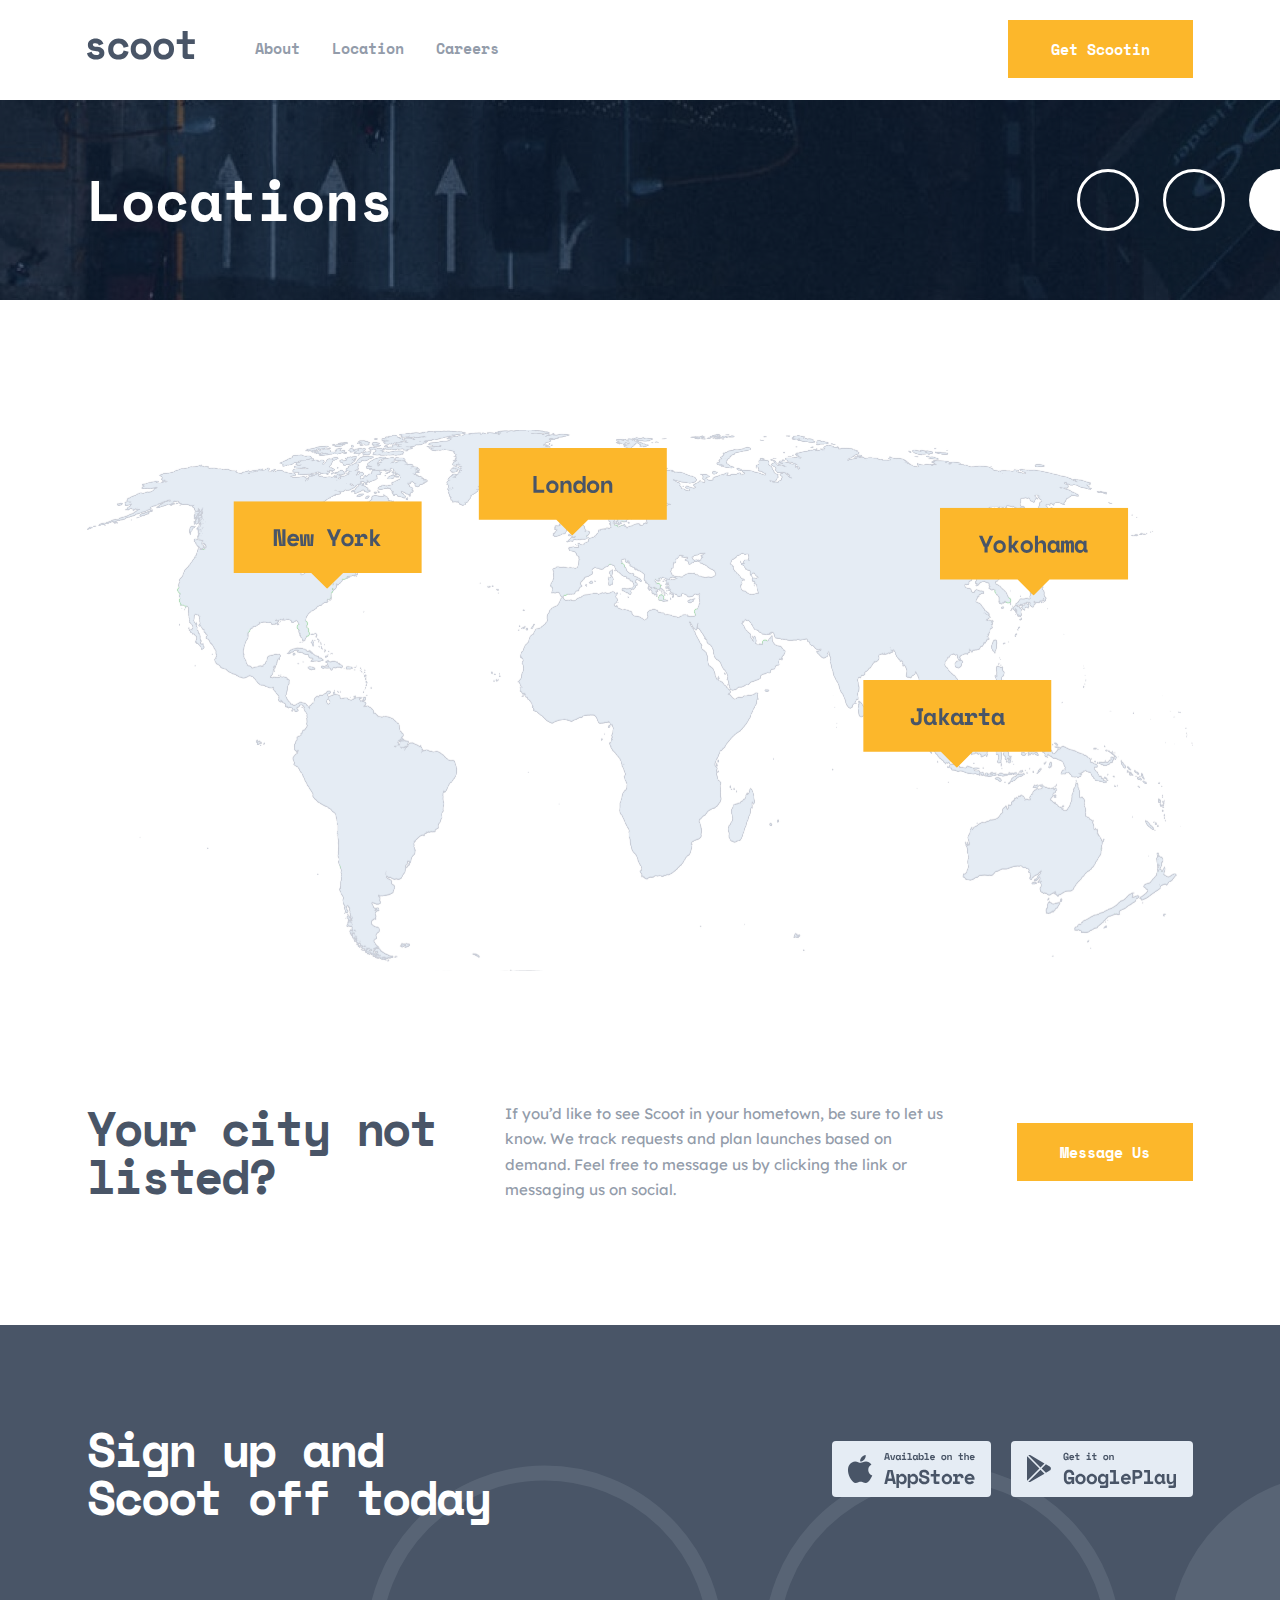
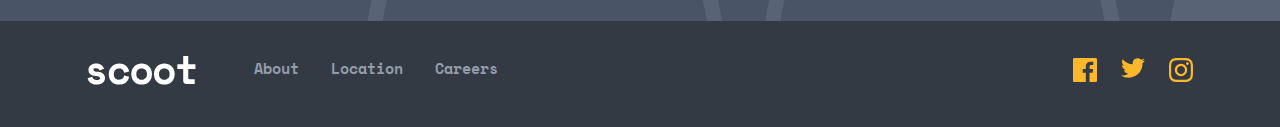
<file: pages/locations.html>
<!DOCTYPE html>
<html lang="en">

<head>
    <meta charset="UTF-8">
    <meta http-equiv="X-UA-Compatible" content="IE=edge">
    <meta name="viewport" content="width=device-width, initial-scale=1.0">
    <link rel="stylesheet" href="../css/main.css">
    <title>scoot</title>
</head>

<body>
    <!-- HEADER -->
    <header class="header">
        <div class="container">
            <div class="toggle-btn">
                <span></span>
                <span></span>
                <span></span>
            </div>
            <div class="logo"><a href="../index.html"><img src="../images/svg/logo.svg" alt="logo"></a></div>
            <div class="site-nav">
                <ul class="nav-list">
                    <li class="nav-list-item"><a href="about.html" class="nav-link">About</a></li>
                    <li class="nav-list-item"><a href="locations.html" class="nav-link">Location</a></li>
                    <li class="nav-list-item"><a href="careers.html" class="nav-link">Careers</a></li>
                </ul>
                <a href="#" class="btn">Get Scootin</a>
            </div>
            <a href="#" class="btn">Get Scootin</a>
        </div>
    </header>
    <main class="main">
        <section class="min-hero">
            <div class="hero-wrapper">
                <div class="container">
                    <h2 hidden>hero</h2>
                    <div class="hero-title">Locations</div>
                </div>
                <img src="../images/svg/circles.svg" alt="circles">
            </div>
        </section>
        <section class="locations">
            <h2 hidden>hero</h2>
            <div class="container">
                <img class="map" src="../images/svg/world-map.svg" alt="map">
                <img class="min-map" src="../images/svg/min-map.svg" alt="min map">
                <div class="state">
                    <div class="min-title">New York</div>
                    <div class="min-title">London</div>
                    <div class="min-title">Jakarta</div>
                    <div class="min-title">Yokohama</div>
                </div>
                <div class="info">
                    <div class="title">Your city not listed?</div>
                    <div class="text">If you’d like to see Scoot in your hometown, be sure to let us know. We track
                        requests and plan launches based on
                        demand. Feel free to message us by clicking the link or messaging us on social.</div>
                    <a href="#" class="btn">Message Us</a>
                </div>
            </div>
        </section>
    </main>
    <footer class="footer">
        <div class="top">
            <div class="container">
                <div class="title">Sign up and Scoot off today</div>
                <div class="sign">
                    <a href="#"><img src="../images/svg/app-store.svg" alt="app-store"></a>
                    <a href="#"><img src="../images/svg/google-play.svg" alt="google play"></a>
                </div>
            </div>
        </div>
        <div class="bottom">
            <div class="container">
                <div class="logoNav">
                    <div class="logo"><a href="../index.html"><img src="../images/svg/logo-white.svg" alt="logo"></a>
                    </div>
                    <div class="site-nav">
                        <ul class="nav-list">
                            <li class="nav-list-item"><a href="about.html" class="nav-link">About</a></li>
                            <li class="nav-list-item"><a href="locations.html" class="nav-link">Location</a></li>
                            <li class="nav-list-item"><a href="careers.html" class="nav-link">Careers</a></li>
                        </ul>
                    </div>
                </div>
                <div class="networks">
                    <a href="#"><svg width="24" height="24" viewBox="0 0 24 24" fill="none"
                            xmlns="http://www.w3.org/2000/svg">
                            <path
                                d="M22.675 0H1.325C0.593 0 0 0.593 0 1.325V22.676C0 23.407 0.593 24 1.325 24H12.82V14.706H9.692V11.084H12.82V8.413C12.82 5.313 14.713 3.625 17.479 3.625C18.804 3.625 19.942 3.724 20.274 3.768V7.008L18.356 7.009C16.852 7.009 16.561 7.724 16.561 8.772V11.085H20.148L19.681 14.707H16.561V24H22.677C23.407 24 24 23.407 24 22.675V1.325C24 0.593 23.407 0 22.675 0Z"
                                fill="#FCB72B" />
                        </svg>
                    </a>
                    <a href="#"><svg width="24" height="20" viewBox="0 0 24 20" fill="none"
                            xmlns="http://www.w3.org/2000/svg">
                            <path
                                d="M24 2.55699C23.117 2.94899 22.168 3.21299 21.172 3.33199C22.189 2.72299 22.97 1.75799 23.337 0.607986C22.386 1.17199 21.332 1.58199 20.21 1.80299C19.313 0.845986 18.032 0.247986 16.616 0.247986C13.437 0.247986 11.101 3.21399 11.819 6.29299C7.728 6.08799 4.1 4.12799 1.671 1.14899C0.381 3.36199 1.002 6.25699 3.194 7.72299C2.388 7.69699 1.628 7.47599 0.965 7.10699C0.911 9.38799 2.546 11.522 4.914 11.997C4.221 12.185 3.462 12.229 2.69 12.081C3.316 14.037 5.134 15.46 7.29 15.5C5.22 17.123 2.612 17.848 0 17.54C2.179 18.937 4.768 19.752 7.548 19.752C16.69 19.752 21.855 12.031 21.543 5.10599C22.505 4.41099 23.34 3.54399 24 2.55699Z"
                                fill="#FCB72B" />
                        </svg>
                    </a>
                    <a href="#"><svg width="24" height="24" viewBox="0 0 24 24" fill="none"
                            xmlns="http://www.w3.org/2000/svg">
                            <path fill-rule="evenodd" clip-rule="evenodd"
                                d="M12 0C8.741 0 8.333 0.014 7.053 0.072C2.695 0.272 0.273 2.69 0.073 7.052C0.014 8.333 0 8.741 0 12C0 15.259 0.014 15.668 0.072 16.948C0.272 21.306 2.69 23.728 7.052 23.928C8.333 23.986 8.741 24 12 24C15.259 24 15.668 23.986 16.948 23.928C21.302 23.728 23.73 21.31 23.927 16.948C23.986 15.668 24 15.259 24 12C24 8.741 23.986 8.333 23.928 7.053C23.732 2.699 21.311 0.273 16.949 0.073C15.668 0.014 15.259 0 12 0ZM12 2.163C15.204 2.163 15.584 2.175 16.85 2.233C20.102 2.381 21.621 3.924 21.769 7.152C21.827 8.417 21.838 8.797 21.838 12.001C21.838 15.206 21.826 15.585 21.769 16.85C21.62 20.075 20.105 21.621 16.85 21.769C15.584 21.827 15.206 21.839 12 21.839C8.796 21.839 8.416 21.827 7.151 21.769C3.891 21.62 2.38 20.07 2.232 16.849C2.174 15.584 2.162 15.205 2.162 12C2.162 8.796 2.175 8.417 2.232 7.151C2.381 3.924 3.896 2.38 7.151 2.232C8.417 2.175 8.796 2.163 12 2.163ZM5.838 12C5.838 8.597 8.597 5.838 12 5.838C15.403 5.838 18.162 8.597 18.162 12C18.162 15.404 15.403 18.163 12 18.163C8.597 18.163 5.838 15.403 5.838 12ZM12 16C9.791 16 8 14.21 8 12C8 9.791 9.791 8 12 8C14.209 8 16 9.791 16 12C16 14.21 14.209 16 12 16ZM16.965 5.595C16.965 4.8 17.61 4.155 18.406 4.155C19.201 4.155 19.845 4.8 19.845 5.595C19.845 6.39 19.201 7.035 18.406 7.035C17.61 7.035 16.965 6.39 16.965 5.595Z"
                                fill="#FCB72B" />
                        </svg>
                    </a>
                </div>
            </div>
        </div>
    </footer>
    <script src="../javascript/app.js"></script>
</body>

</html>
</file>
<file: css/main.css>
* {
  margin: 0;
  padding: 0;
  -webkit-box-sizing: border-box;
          box-sizing: border-box;
}

html {
  font-size: 6.25%;
  height: 100%;
  scroll-behavior: smooth;
}

ul {
  list-style-type: none;
}

a {
  text-decoration: none;
  color: inherit;
}

body {
  display: -webkit-box;
  display: -ms-flexbox;
  display: flex;
  -webkit-box-orient: vertical;
  -webkit-box-direction: normal;
      -ms-flex-direction: column;
          flex-direction: column;
  height: 100%;
  font-family: "Lexend Deca";
  font-style: normal;
  font-weight: 400;
  font-size: 15px;
  line-height: 1.7;
  color: #939CAA;
}

.container {
  width: 100%;
  max-width: 1166px;
  margin-left: auto;
  margin-right: auto;
  padding-left: 30rem;
  padding-right: 30rem;
}
@media screen and (max-width: 425px) {
  .container {
    padding-left: 15px;
    padding-right: 15px;
  }
}

.main {
  -webkit-box-flex: 1;
      -ms-flex-positive: 1;
          flex-grow: 1;
}

input {
  outline: none;
  background-color: transparent;
}

.hero-title {
  color: #ffffff;
  line-height: 1;
  font-family: "Space Mono";
  font-size: 56rem;
  font-weight: 700;
}
@media screen and (max-width: 620px) {
  .hero-title {
    font-size: 40px;
  }
}
@media screen and (max-width: 375px) {
  .hero-title {
    font-size: 35px;
  }
}

.title {
  color: #495567;
  line-height: 1;
  letter-spacing: -2.14286px;
  font-family: "Space Mono";
  font-size: 48px;
  font-weight: 700;
}
@media screen and (max-width: 620px) {
  .title {
    font-size: 32px;
  }
}

.min-title {
  letter-spacing: -1.07143px;
  line-height: 1.2;
  color: #495567;
  font-family: "Space Mono";
  font-size: 24px;
  font-weight: 700;
}
@media screen and (max-width: 620px) {
  .min-title {
    font-size: 20px;
  }
}

.min-hero {
  background-image: url(../images/jpg/careers-hero-bg.jpg);
  background-repeat: no-repeat;
  background-size: cover;
  background-position: center;
  margin-top: 100px;
  margin-bottom: 130px;
}
@media screen and (max-width: 620px) {
  .min-hero {
    margin-top: 70px;
    margin-bottom: 72px;
  }
}
@media screen and (max-width: 1024px) {
  .min-hero {
    background-position: left -250px center;
  }
}
.min-hero .hero-wrapper {
  background: rgba(12, 33, 63, 0.6);
  padding: 72px 0;
  position: relative;
}
.min-hero .hero-wrapper img {
  position: absolute;
  right: 0;
  top: 50%;
  -webkit-transform: translateY(-50%);
      -ms-transform: translateY(-50%);
          transform: translateY(-50%);
}
@media screen and (max-width: 620px) {
  .min-hero .hero-wrapper img {
    display: block;
    width: 180px;
  }
}
@media screen and (max-width: 425px) {
  .min-hero .hero-wrapper img {
    width: 100px;
  }
}

/*! normalize.css v8.0.1 | MIT License | github.com/necolas/normalize.css */
/* Document
   ========================================================================== */
/**
 * 1. Correct the line height in all browsers.
 * 2. Prevent adjustments of font size after orientation changes in iOS.
 */
html {
  line-height: 1.15;
  /* 1 */
  -webkit-text-size-adjust: 100%;
  /* 2 */
}

/* Sections
   ========================================================================== */
/**
 * Remove the margin in all browsers.
 */
body {
  margin: 0;
}

/**
 * Render the `main` element consistently in IE.
 */
main {
  display: block;
}

/**
 * Correct the font size and margin on `h1` elements within `section` and
 * `article` contexts in Chrome, Firefox, and Safari.
 */
h1 {
  font-size: 2em;
  margin: 0.67em 0;
}

/* Grouping content
   ========================================================================== */
/**
 * 1. Add the correct box sizing in Firefox.
 * 2. Show the overflow in Edge and IE.
 */
hr {
  -webkit-box-sizing: content-box;
          box-sizing: content-box;
  /* 1 */
  height: 0;
  /* 1 */
  overflow: visible;
  /* 2 */
}

/**
 * 1. Correct the inheritance and scaling of font size in all browsers.
 * 2. Correct the odd `em` font sizing in all browsers.
 */
pre {
  font-family: monospace, monospace;
  /* 1 */
  font-size: 1em;
  /* 2 */
}

/* Text-level semantics
   ========================================================================== */
/**
 * Remove the gray background on active links in IE 10.
 */
a {
  background-color: transparent;
}

/**
 * 1. Remove the bottom border in Chrome 57-
 * 2. Add the correct text decoration in Chrome, Edge, IE, Opera, and Safari.
 */
abbr[title] {
  border-bottom: none;
  /* 1 */
  text-decoration: underline;
  /* 2 */
  -webkit-text-decoration: underline dotted;
          text-decoration: underline dotted;
  /* 2 */
}

/**
 * Add the correct font weight in Chrome, Edge, and Safari.
 */
b,
strong {
  font-weight: bolder;
}

/**
 * 1. Correct the inheritance and scaling of font size in all browsers.
 * 2. Correct the odd `em` font sizing in all browsers.
 */
code,
kbd,
samp {
  font-family: monospace, monospace;
  /* 1 */
  font-size: 1em;
  /* 2 */
}

/**
 * Add the correct font size in all browsers.
 */
small {
  font-size: 80%;
}

/**
 * Prevent `sub` and `sup` elements from affecting the line height in
 * all browsers.
 */
sub,
sup {
  font-size: 75%;
  line-height: 0;
  position: relative;
  vertical-align: baseline;
}

sub {
  bottom: -0.25em;
}

sup {
  top: -0.5em;
}

/* Embedded content
   ========================================================================== */
/**
 * Remove the border on images inside links in IE 10.
 */
img {
  border-style: none;
}

/* Forms
   ========================================================================== */
/**
 * 1. Change the font styles in all browsers.
 * 2. Remove the margin in Firefox and Safari.
 */
button,
input,
optgroup,
select,
textarea {
  font-family: inherit;
  /* 1 */
  font-size: 100%;
  /* 1 */
  line-height: 1.15;
  /* 1 */
  margin: 0;
  /* 2 */
}

/**
 * Show the overflow in IE.
 * 1. Show the overflow in Edge.
 */
button,
input {
  /* 1 */
  overflow: visible;
}

/**
 * Remove the inheritance of text transform in Edge, Firefox, and IE.
 * 1. Remove the inheritance of text transform in Firefox.
 */
button,
select {
  /* 1 */
  text-transform: none;
}

/**
 * Correct the inability to style clickable types in iOS and Safari.
 */
button,
[type=button],
[type=reset],
[type=submit] {
  -webkit-appearance: button;
}

/**
 * Remove the inner border and padding in Firefox.
 */
button::-moz-focus-inner,
[type=button]::-moz-focus-inner,
[type=reset]::-moz-focus-inner,
[type=submit]::-moz-focus-inner {
  border-style: none;
  padding: 0;
}

/**
 * Restore the focus styles unset by the previous rule.
 */
button:-moz-focusring,
[type=button]:-moz-focusring,
[type=reset]:-moz-focusring,
[type=submit]:-moz-focusring {
  outline: 1px dotted ButtonText;
}

/**
 * Correct the padding in Firefox.
 */
fieldset {
  padding: 0.35em 0.75em 0.625em;
}

/**
 * 1. Correct the text wrapping in Edge and IE.
 * 2. Correct the color inheritance from `fieldset` elements in IE.
 * 3. Remove the padding so developers are not caught out when they zero out
 *    `fieldset` elements in all browsers.
 */
legend {
  -webkit-box-sizing: border-box;
          box-sizing: border-box;
  /* 1 */
  color: inherit;
  /* 2 */
  display: table;
  /* 1 */
  max-width: 100%;
  /* 1 */
  padding: 0;
  /* 3 */
  white-space: normal;
  /* 1 */
}

/**
 * Add the correct vertical alignment in Chrome, Firefox, and Opera.
 */
progress {
  vertical-align: baseline;
}

/**
 * Remove the default vertical scrollbar in IE 10+.
 */
textarea {
  overflow: auto;
}

/**
 * 1. Add the correct box sizing in IE 10.
 * 2. Remove the padding in IE 10.
 */
[type=checkbox],
[type=radio] {
  -webkit-box-sizing: border-box;
          box-sizing: border-box;
  /* 1 */
  padding: 0;
  /* 2 */
}

/**
 * Correct the cursor style of increment and decrement buttons in Chrome.
 */
[type=number]::-webkit-inner-spin-button,
[type=number]::-webkit-outer-spin-button {
  height: auto;
}

/**
 * 1. Correct the odd appearance in Chrome and Safari.
 * 2. Correct the outline style in Safari.
 */
[type=search] {
  -webkit-appearance: textfield;
  /* 1 */
  outline-offset: -2px;
  /* 2 */
}

/**
 * Remove the inner padding in Chrome and Safari on macOS.
 */
[type=search]::-webkit-search-decoration {
  -webkit-appearance: none;
}

/**
 * 1. Correct the inability to style clickable types in iOS and Safari.
 * 2. Change font properties to `inherit` in Safari.
 */
::-webkit-file-upload-button {
  -webkit-appearance: button;
  /* 1 */
  font: inherit;
  /* 2 */
}

/* Interactive
   ========================================================================== */
/*
 * Add the correct display in Edge, IE 10+, and Firefox.
 */
details {
  display: block;
}

/*
 * Add the correct display in all browsers.
 */
summary {
  display: list-item;
}

/* Misc
   ========================================================================== */
/**
 * Add the correct display in IE 10+.
 */
template {
  display: none;
}

/**
 * Add the correct display in IE 10.
 */
[hidden] {
  display: none;
}

@font-face {
  font-family: "Lexend Deca";
  src: url("../fonts/LexendDeca-Regular.woff2") format("woff2"), url("../fonts/LexendDeca-Regular.woff") format("woff");
  font-weight: normal;
  font-style: normal;
  font-display: swap;
}
@font-face {
  font-family: "Space Mono";
  src: url("../fonts/SpaceMono-Bold.woff2") format("woff2"), url("../fonts/SpaceMono-Bold.woff") format("woff");
  font-weight: bold;
  font-style: normal;
  font-display: swap;
}
.header {
  position: fixed;
  top: 0;
  left: 0;
  right: 0;
  z-index: 1000;
  padding: 20px 0;
  background-color: #fff;
  -webkit-transition: 0.5s;
  -o-transition: 0.5s;
  transition: 0.5s;
}
.header .container {
  display: -webkit-box;
  display: -ms-flexbox;
  display: flex;
  -webkit-box-align: center;
      -ms-flex-align: center;
          align-items: center;
}
@media screen and (max-width: 620px) {
  .header .container {
    display: -webkit-box;
    display: -ms-flexbox;
    display: flex;
    -webkit-box-pack: center;
        -ms-flex-pack: center;
            justify-content: center;
    -webkit-box-align: center;
        -ms-flex-align: center;
            align-items: center;
  }
}
.header .container .logo {
  margin-right: 60px;
}
@media screen and (max-width: 1024px) {
  .header .container .logo {
    margin-right: 40px;
  }
}
@media screen and (max-width: 620px) {
  .header .container .logo {
    margin-right: 0;
  }
}
@media screen and (max-width: 620px) {
  .header .container .site-nav {
    position: fixed;
    -webkit-transition: 1s;
    -o-transition: 1s;
    transition: 1s;
    -webkit-transform: translateX(-100%);
        -ms-transform: translateX(-100%);
            transform: translateX(-100%);
    height: 100vh;
    width: 100%;
    left: 0;
    top: 77px;
    bottom: 0;
    right: 0;
    background-color: #333A44;
    z-index: 9;
  }
}
.header .container .site-nav .nav-list {
  display: -webkit-box;
  display: -ms-flexbox;
  display: flex;
  gap: 32px;
}
@media screen and (max-width: 620px) {
  .header .container .site-nav .nav-list {
    -webkit-box-orient: vertical;
    -webkit-box-direction: normal;
        -ms-flex-direction: column;
            flex-direction: column;
  }
}
@media screen and (max-width: 1024px) {
  .header .container .site-nav .nav-list {
    gap: 20px;
  }
}
.header .container .site-nav .nav-list .nav-list-item .nav-link {
  -webkit-transition: 0.3s;
  -o-transition: 0.3s;
  transition: 0.3s;
  font-family: "Space Mono";
}
.header .container .site-nav .nav-list .nav-list-item .nav-link:hover {
  color: #FCB72B;
}
.header .container .site-nav .btn {
  display: none;
}
.header .container .site-nav.active {
  -webkit-transform: translateX(0%);
      -ms-transform: translateX(0%);
          transform: translateX(0%);
}
.header .container .site-nav.active .nav-list {
  margin-top: 40px;
  margin-left: 32px;
}
.header .container .site-nav.active .nav-list .nav-link {
  font-size: 25rem;
}
.header .container .site-nav.active .btn {
  display: inline-block;
  margin-left: 32px;
  margin-top: 80px;
}
.header .container .btn {
  margin-left: auto;
}
@media screen and (max-width: 620px) {
  .header .container .btn {
    display: none;
  }
}
.header .container .toggle-btn {
  position: absolute;
  cursor: pointer;
  display: -webkit-box;
  display: -ms-flexbox;
  display: flex;
  -webkit-box-orient: vertical;
  -webkit-box-direction: normal;
      -ms-flex-direction: column;
          flex-direction: column;
  row-gap: 5rem;
  -webkit-box-pack: justify;
      -ms-flex-pack: justify;
          justify-content: space-between;
  -webkit-box-align: stretch;
      -ms-flex-align: stretch;
          align-items: stretch;
  display: none;
  z-index: 99999;
  left: 30px;
}
@media screen and (max-width: 620px) {
  .header .container .toggle-btn {
    display: block;
  }
}
.header .container .toggle-btn span {
  display: block;
  height: 4rem;
  width: 30rem;
  background: #FCB72B;
  border-radius: 10rem;
  -webkit-transition: 0.6s ease-in;
  -o-transition: 0.6s ease-in;
  transition: 0.6s ease-in;
  margin-bottom: 6rem;
  opacity: 1;
}
.header .container .toggle-btn.open span:nth-child(2) {
  -webkit-transform: translateX(30rem);
      -ms-transform: translateX(30rem);
          transform: translateX(30rem);
  opacity: 0;
}
.header .container .toggle-btn.open span:nth-child(3) {
  -webkit-transform: rotate(-45deg) translateY(-14rem);
      -ms-transform: rotate(-45deg) translateY(-14rem);
          transform: rotate(-45deg) translateY(-14rem);
}
.header .container .toggle-btn.open span:nth-child(1) {
  -webkit-transform: rotate(45deg) translateY(14rem);
      -ms-transform: rotate(45deg) translateY(14rem);
          transform: rotate(45deg) translateY(14rem);
}

.footer {
  background-color: #495567;
}
.footer .top {
  background-image: url(../images/svg/footer.svg);
  background-repeat: no-repeat;
  background-size: cover;
  background-position: center;
}
@media screen and (max-width: 1024px) {
  .footer .top {
    background-position: right;
  }
}
.footer .top .container {
  display: -webkit-box;
  display: -ms-flexbox;
  display: flex;
  -webkit-box-pack: justify;
      -ms-flex-pack: justify;
          justify-content: space-between;
  -webkit-box-align: center;
      -ms-flex-align: center;
          align-items: center;
  padding-top: 100px;
  padding-bottom: 100px;
}
@media screen and (max-width: 768px) {
  .footer .top .container {
    -webkit-box-orient: vertical;
    -webkit-box-direction: normal;
        -ms-flex-direction: column;
            flex-direction: column;
    gap: 40px;
    text-align: center;
  }
}
.footer .top .container .title {
  color: #ffffff;
  width: 415px;
}
@media screen and (max-width: 425px) {
  .footer .top .container .title {
    width: 100%;
  }
}
.footer .top .container .sign {
  display: -webkit-box;
  display: -ms-flexbox;
  display: flex;
  gap: 20px;
}
@media screen and (max-width: 375px) {
  .footer .top .container .sign {
    -webkit-box-orient: vertical;
    -webkit-box-direction: normal;
        -ms-flex-direction: column;
            flex-direction: column;
  }
}
.footer .bottom {
  background-color: #333A44;
  padding: 35px 0;
}
.footer .bottom .container {
  display: -webkit-box;
  display: -ms-flexbox;
  display: flex;
  -webkit-box-align: center;
      -ms-flex-align: center;
          align-items: center;
}
@media screen and (max-width: 620px) {
  .footer .bottom .container {
    -webkit-box-orient: vertical;
    -webkit-box-direction: normal;
        -ms-flex-direction: column;
            flex-direction: column;
  }
}
.footer .bottom .container .logoNav {
  display: -webkit-box;
  display: -ms-flexbox;
  display: flex;
  gap: 58px;
}
@media screen and (max-width: 620px) {
  .footer .bottom .container .logoNav {
    -webkit-box-orient: vertical;
    -webkit-box-direction: normal;
        -ms-flex-direction: column;
            flex-direction: column;
    -webkit-box-pack: center;
        -ms-flex-pack: center;
            justify-content: center;
    -webkit-box-align: center;
        -ms-flex-align: center;
            align-items: center;
    gap: 40px;
  }
}
.footer .bottom .container .logoNav .site-nav .nav-list {
  display: -webkit-box;
  display: -ms-flexbox;
  display: flex;
  gap: 32px;
}
.footer .bottom .container .logoNav .site-nav .nav-list .nav-link {
  font-family: "Space Mono";
  -webkit-transition: 0.3s;
  -o-transition: 0.3s;
  transition: 0.3s;
}
.footer .bottom .container .logoNav .site-nav .nav-list .nav-link:hover {
  color: #FCB72B;
}
.footer .bottom .container .networks {
  margin-left: auto;
  display: -webkit-box;
  display: -ms-flexbox;
  display: flex;
  gap: 24px;
}
@media screen and (max-width: 620px) {
  .footer .bottom .container .networks {
    margin-right: auto;
    margin-top: 40px;
  }
}
.footer .bottom .container .networks a {
  -webkit-transition: 0.3s;
  -o-transition: 0.3s;
  transition: 0.3s;
}
.footer .bottom .container .networks a svg path:hover {
  fill: #E5ECF4;
}

.btn {
  padding: 14px 40px;
  background-color: #FCB72B;
  font-weight: 700;
  font-size: 15px;
  color: #ffffff;
  line-height: 1.6;
  font-family: "Space Mono";
  border: 3px solid #FCB72B;
  -webkit-transition: 0.3s;
  -o-transition: 0.3s;
  transition: 0.3s;
}
.btn:hover {
  color: #FCB72B;
  background-color: transparent;
}

.hero {
  background-image: url(../images/jpg/home-hero-bg.jpg);
  background-position: center center;
  background-repeat: no-repeat;
  background-size: cover;
  position: relative;
  margin-bottom: 130px;
}
@media screen and (max-width: 768px) {
  .hero {
    background-position: center right;
  }
}
.hero .hero-wrapper {
  background: rgba(12, 33, 63, 0.6);
  padding-top: 200px;
  padding-bottom: 130px;
}
@media screen and (max-width: 1024px) {
  .hero .hero-wrapper {
    padding-top: 180px;
    padding-bottom: 180px;
  }
}
.hero img:first-child {
  position: absolute;
  left: -50px;
  top: 395px;
}
@media screen and (max-width: 1024px) {
  .hero img:first-child {
    display: none;
  }
}
.hero img:nth-child(2) {
  position: absolute;
  top: 395px;
  right: 260px;
}
@media screen and (max-width: 1024px) {
  .hero img:nth-child(2) {
    right: 0;
    top: 100%;
    -webkit-transform: translateY(-100%);
        -ms-transform: translateY(-100%);
            transform: translateY(-100%);
    left: -100px;
  }
}
@media screen and (max-width: 620px) {
  .hero img:nth-child(2) {
    left: -300px;
    padding-bottom: 30px;
  }
}
@media screen and (max-width: 1024px) {
  .hero .container .hero-info {
    display: -webkit-box;
    display: -ms-flexbox;
    display: flex;
    -webkit-box-orient: vertical;
    -webkit-box-direction: normal;
        -ms-flex-direction: column;
            flex-direction: column;
    -webkit-box-pack: center;
        -ms-flex-pack: center;
            justify-content: center;
    -webkit-box-align: center;
        -ms-flex-align: center;
            align-items: center;
    text-align: center;
  }
}
.hero .container .hero-info .hero-title {
  margin-bottom: 40px;
  width: 540px;
}
@media screen and (max-width: 1024px) {
  .hero .container .hero-info .hero-title {
    text-align: center;
    width: 573px;
    margin-bottom: 28px;
  }
}
@media screen and (max-width: 620px) {
  .hero .container .hero-info .hero-title {
    width: 100%;
  }
}
.hero .container .hero-info .hero-text {
  color: #ffffff;
  margin-bottom: 40px;
  width: 405px;
  margin-left: 100px;
}
@media screen and (max-width: 1024px) {
  .hero .container .hero-info .hero-text {
    text-align: center;
    width: 573px;
    margin-bottom: 28px;
    margin-left: 0;
  }
}
@media screen and (max-width: 620px) {
  .hero .container .hero-info .hero-text {
    width: 100%;
  }
}
.hero .container .hero-info .btn {
  margin-left: 100px;
}
@media screen and (max-width: 1024px) {
  .hero .container .hero-info .btn {
    margin-left: 0;
  }
}

.second-section {
  margin-bottom: 150px;
}
.second-section .container .list {
  display: grid;
  grid-template-columns: repeat(auto-fit, minmax(302px, 1fr));
  gap: 30px;
}
@media screen and (max-width: 1024px) {
  .second-section .container .list {
    display: block;
  }
}
@media screen and (max-width: 1024px) {
  .second-section .container .list .list-item {
    display: -webkit-box;
    display: -ms-flexbox;
    display: flex;
    -webkit-box-pack: center;
        -ms-flex-pack: center;
            justify-content: center;
    -webkit-box-align: center;
        -ms-flex-align: center;
            align-items: center;
    gap: 60px;
    margin-bottom: 40px;
  }
}
@media screen and (max-width: 620px) {
  .second-section .container .list .list-item {
    -webkit-box-orient: vertical;
    -webkit-box-direction: normal;
        -ms-flex-direction: column;
            flex-direction: column;
    gap: 0;
    text-align: center;
  }
}
.second-section .container .list .list-item .list-img {
  width: 96px;
  height: 96px;
  border-radius: 50%;
  background-color: #FCB72B;
  display: -webkit-box;
  display: -ms-flexbox;
  display: flex;
  -webkit-box-align: center;
      -ms-flex-align: center;
          align-items: center;
  -webkit-box-pack: center;
      -ms-flex-pack: center;
          justify-content: center;
  margin-bottom: 40px;
}
@media screen and (max-width: 620px) {
  .second-section .container .list .list-item .list-img {
    width: 80px;
    height: 80px;
  }
}
.second-section .container .list .list-item .min-title {
  margin-bottom: 27px;
}
@media screen and (max-width: 1024px) {
  .second-section .container .list .list-item .list-text {
    width: 398px;
  }
}
@media screen and (max-width: 425px) {
  .second-section .container .list .list-item .list-text {
    width: 100%;
  }
}
.second-section .container .list .list-item:first-child .list-img {
  position: relative;
}
.second-section .container .list .list-item:first-child .list-img::after {
  content: "";
  position: absolute;
  width: 1000%;
  height: 15px;
  background-color: #E5ECF4;
  z-index: -1;
  left: -200px;
}
@media screen and (max-width: 1024px) {
  .second-section .container .list .list-item:first-child .list-img::after {
    width: 15px;
    height: 700px;
    left: 45%;
  }
}
@media screen and (max-width: 620px) {
  .second-section .container .list .list-item:first-child .list-img::after {
    width: 0;
    height: 0;
  }
}

.last-section {
  margin-bottom: 300px;
  overflow: hidden;
}
@media screen and (max-width: 768px) {
  .last-section {
    margin-bottom: 150px;
  }
}
.last-section .image {
  width: 445px;
  height: 445px;
}
@media screen and (max-width: 620px) {
  .last-section .image {
    width: 400px;
    height: 400px;
  }
}
@media screen and (max-width: 425px) {
  .last-section .image {
    width: 300px;
    height: 300px;
  }
}
.last-section .container {
  display: -webkit-box;
  display: -ms-flexbox;
  display: flex;
  -webkit-box-orient: vertical;
  -webkit-box-direction: normal;
      -ms-flex-direction: column;
          flex-direction: column;
  gap: 120px;
}
@media screen and (max-width: 768px) {
  .last-section .container {
    gap: 80px;
  }
}
.last-section .container .one,
.last-section .container .two,
.last-section .container .three {
  display: -webkit-box;
  display: -ms-flexbox;
  display: flex;
  -webkit-box-align: center;
      -ms-flex-align: center;
          align-items: center;
  -webkit-box-pack: justify;
      -ms-flex-pack: justify;
          justify-content: space-between;
  gap: 190px;
}
@media screen and (max-width: 768px) {
  .last-section .container .one,
.last-section .container .two,
.last-section .container .three {
    -webkit-box-orient: vertical;
    -webkit-box-direction: reverse;
        -ms-flex-direction: column-reverse;
            flex-direction: column-reverse;
    gap: 60px;
    text-align: center;
  }
}
@media screen and (max-width: 1024px) {
  .last-section .container .one,
.last-section .container .two,
.last-section .container .three {
    gap: 60px;
  }
}
.last-section .container .one .image,
.last-section .container .two .image,
.last-section .container .three .image {
  border-radius: 50%;
}
.last-section .container .one .title,
.last-section .container .two .title,
.last-section .container .three .title {
  margin-bottom: 24px;
}
.last-section .container .one .text,
.last-section .container .two .text,
.last-section .container .three .text {
  margin-bottom: 40px;
}
@media screen and (max-width: 768px) {
  .last-section .container .one .text,
.last-section .container .two .text,
.last-section .container .three .text {
    margin-bottom: 32px;
  }
}
.last-section .container .one .btn:last-child,
.last-section .container .two .btn:last-child,
.last-section .container .three .btn:last-child {
  display: inline-block;
  height: 56px;
}
@media screen and (max-width: 620px) {
  .last-section .container .one .image-wrap img:nth-child(2),
.last-section .container .two .image-wrap img:nth-child(2),
.last-section .container .three .image-wrap img:nth-child(2) {
    display: none;
  }
}
.last-section .container .one .image-wrap,
.last-section .container .three .image-wrap {
  position: relative;
}
.last-section .container .one .image-wrap img:nth-child(2),
.last-section .container .three .image-wrap img:nth-child(2) {
  position: absolute;
  top: 0;
  right: -480px;
}
@media screen and (max-width: 768px) {
  .last-section .container .one .image-wrap img:nth-child(2),
.last-section .container .three .image-wrap img:nth-child(2) {
    right: -510px;
  }
}
.last-section .container .one .image-wrap img:nth-child(3),
.last-section .container .three .image-wrap img:nth-child(3) {
  position: absolute;
  bottom: 0;
  left: -120px;
}
@media screen and (max-width: 620px) {
  .last-section .container .one .image-wrap img:nth-child(3),
.last-section .container .three .image-wrap img:nth-child(3) {
    left: 0;
  }
}
.last-section .container .three .image-wrap img:nth-child(3) {
  position: absolute;
  bottom: 0;
  left: 250px;
  top: 70px;
}
@media screen and (max-width: 620px) {
  .last-section .container .three .image-wrap img:nth-child(3) {
    left: 200px;
  }
}
@media screen and (max-width: 425px) {
  .last-section .container .three .image-wrap img:nth-child(3) {
    left: 60px;
  }
}
.last-section .container .two {
  -webkit-box-orient: horizontal;
  -webkit-box-direction: reverse;
      -ms-flex-direction: row-reverse;
          flex-direction: row-reverse;
}
@media screen and (max-width: 768px) {
  .last-section .container .two {
    -webkit-box-orient: vertical;
    -webkit-box-direction: reverse;
        -ms-flex-direction: column-reverse;
            flex-direction: column-reverse;
  }
}
.last-section .container .two .image-wrap {
  position: relative;
}
.last-section .container .two .image-wrap img:nth-child(2) {
  position: absolute;
  left: -480px;
}
@media screen and (max-width: 768px) {
  .last-section .container .two .image-wrap img:nth-child(2) {
    left: -510px;
  }
}
.last-section .container .two .image-wrap img:nth-child(3) {
  position: absolute;
  top: 0;
  right: 200px;
}
@media screen and (max-width: 620px) {
  .last-section .container .two .image-wrap img:nth-child(3) {
    right: 120px;
  }
}

.about-min-hero {
  background-image: url(../images/jpg/about-hero-bg.jpg);
}
@media screen and (max-width: 1024px) {
  .about-min-hero {
    background-position: left -250px center;
  }
}

.about-second {
  overflow: hidden;
  margin-bottom: 100px;
}
.about-second .image {
  width: 445px;
  height: 445px;
}
@media screen and (max-width: 620px) {
  .about-second .image {
    width: 400px;
    height: 400px;
  }
}
@media screen and (max-width: 425px) {
  .about-second .image {
    width: 300px;
    height: 300px;
  }
}
.about-second .container {
  display: -webkit-box;
  display: -ms-flexbox;
  display: flex;
  -webkit-box-orient: vertical;
  -webkit-box-direction: normal;
      -ms-flex-direction: column;
          flex-direction: column;
  gap: 120px;
}
@media screen and (max-width: 768px) {
  .about-second .container {
    gap: 80px;
  }
}
.about-second .container .one,
.about-second .container .two {
  display: -webkit-box;
  display: -ms-flexbox;
  display: flex;
  -webkit-box-align: center;
      -ms-flex-align: center;
          align-items: center;
  -webkit-box-pack: justify;
      -ms-flex-pack: justify;
          justify-content: space-between;
  gap: 190px;
}
@media screen and (max-width: 768px) {
  .about-second .container .one,
.about-second .container .two {
    -webkit-box-orient: vertical;
    -webkit-box-direction: reverse;
        -ms-flex-direction: column-reverse;
            flex-direction: column-reverse;
    gap: 60px;
    text-align: center;
  }
}
@media screen and (max-width: 1024px) {
  .about-second .container .one,
.about-second .container .two {
    gap: 60px;
  }
}
.about-second .container .one .image,
.about-second .container .two .image {
  border-radius: 50%;
}
.about-second .container .one .title,
.about-second .container .two .title {
  margin-bottom: 24px;
}
.about-second .container .one .text,
.about-second .container .two .text {
  margin-bottom: 40px;
}
@media screen and (max-width: 768px) {
  .about-second .container .one .text,
.about-second .container .two .text {
    margin-bottom: 32px;
  }
}
.about-second .container .one .btn:last-child,
.about-second .container .two .btn:last-child {
  display: inline-block;
  height: 56px;
}
@media screen and (max-width: 620px) {
  .about-second .container .one .image-wrap img:nth-child(2),
.about-second .container .two .image-wrap img:nth-child(2) {
    display: none;
  }
}
.about-second .container .one .image-wrap {
  position: relative;
}
.about-second .container .one .image-wrap img:nth-child(2) {
  position: absolute;
  top: 0;
  right: -480px;
}
@media screen and (max-width: 768px) {
  .about-second .container .one .image-wrap img:nth-child(2) {
    right: -510px;
  }
}
.about-second .container .one .image-wrap img:nth-child(3) {
  position: absolute;
  bottom: 0;
  left: -120px;
}
@media screen and (max-width: 620px) {
  .about-second .container .one .image-wrap img:nth-child(3) {
    left: 0;
  }
}
.about-second .container .two {
  -webkit-box-orient: horizontal;
  -webkit-box-direction: reverse;
      -ms-flex-direction: row-reverse;
          flex-direction: row-reverse;
}
@media screen and (max-width: 768px) {
  .about-second .container .two {
    -webkit-box-orient: vertical;
    -webkit-box-direction: reverse;
        -ms-flex-direction: column-reverse;
            flex-direction: column-reverse;
  }
}
.about-second .container .two .image-wrap {
  position: relative;
}
.about-second .container .two .image-wrap img:nth-child(2) {
  position: absolute;
  left: -480px;
}
@media screen and (max-width: 768px) {
  .about-second .container .two .image-wrap img:nth-child(2) {
    left: -510px;
  }
}
.about-second .container .two .image-wrap img:nth-child(3) {
  position: absolute;
  top: 0;
  right: 200px;
}
@media screen and (max-width: 620px) {
  .about-second .container .two .image-wrap img:nth-child(3) {
    right: 0;
  }
}

.value {
  margin-bottom: 100px;
}
.value .container .title {
  margin-bottom: 103px;
  text-align: center;
}
.value .container .card-list {
  display: grid;
  grid-template-columns: repeat(auto-fit, minmax(300px, 1fr));
  gap: 30px;
  -webkit-box-pack: center;
      -ms-flex-pack: center;
          justify-content: center;
}
@media screen and (max-width: 768px) {
  .value .container .card-list {
    display: -webkit-box;
    display: -ms-flexbox;
    display: flex;
    -webkit-box-orient: vertical;
    -webkit-box-direction: normal;
        -ms-flex-direction: column;
            flex-direction: column;
  }
}
.value .container .card-list .list-item {
  display: -webkit-box;
  display: -ms-flexbox;
  display: flex;
  -webkit-box-orient: vertical;
  -webkit-box-direction: normal;
      -ms-flex-direction: column;
          flex-direction: column;
  -webkit-box-pack: center;
      -ms-flex-pack: center;
          justify-content: center;
  -webkit-box-align: center;
      -ms-flex-align: center;
          align-items: center;
}
.value .container .card-list .list-item .item-img {
  position: relative;
  margin-bottom: 70px;
}
.value .container .card-list .list-item .item-img img {
  border-radius: 50%;
  z-index: -1;
}
.value .container .card-list .list-item .item-img span {
  position: absolute;
  width: 96px;
  height: 96px;
  display: -webkit-box;
  display: -ms-flexbox;
  display: flex;
  -webkit-box-pack: center;
      -ms-flex-pack: center;
          justify-content: center;
  -webkit-box-align: center;
      -ms-flex-align: center;
          align-items: center;
  font-family: "Space Mono";
  color: #495567;
  font-size: 24px;
  background-color: #FCB72B;
  border-radius: 50%;
  bottom: -18%;
  left: 50%;
  -webkit-transform: translateX(-50%);
      -ms-transform: translateX(-50%);
          transform: translateX(-50%);
}
.value .container .card-list .list-item .min-title {
  margin-bottom: 27px;
}
.value .container .card-list .list-item .list-text {
  text-align: center;
}

.faqs {
  margin-bottom: 160px;
}
.faqs .container .title {
  text-align: center;
  margin-bottom: 64px;
}
.faqs .container .first-faqs,
.faqs .container .second-faqs {
  display: -webkit-box;
  display: -ms-flexbox;
  display: flex;
  -webkit-box-pack: justify;
      -ms-flex-pack: justify;
          justify-content: space-between;
  margin-bottom: 64px;
}
@media screen and (max-width: 1024px) {
  .faqs .container .first-faqs,
.faqs .container .second-faqs {
    -webkit-box-orient: vertical;
    -webkit-box-direction: normal;
        -ms-flex-direction: column;
            flex-direction: column;
    -webkit-box-pack: center;
        -ms-flex-pack: center;
            justify-content: center;
    -webkit-box-align: center;
        -ms-flex-align: center;
            align-items: center;
  }
}
.faqs .container .first-faqs .up-active,
.faqs .container .second-faqs .up-active {
  -webkit-transform: rotate(180deg);
      -ms-transform: rotate(180deg);
          transform: rotate(180deg);
  padding-top: 2px;
}
.faqs .container .first-faqs .title,
.faqs .container .second-faqs .title {
  text-align: left;
  font-size: 40px;
}
@media screen and (max-width: 620px) {
  .faqs .container .first-faqs .title,
.faqs .container .second-faqs .title {
    font-size: 24px;
  }
}
.faqs .container .first-faqs .list,
.faqs .container .second-faqs .list {
  display: -webkit-box;
  display: -ms-flexbox;
  display: flex;
  -webkit-box-orient: vertical;
  -webkit-box-direction: normal;
      -ms-flex-direction: column;
          flex-direction: column;
  gap: 16px;
}
.faqs .container .first-faqs .list .item,
.faqs .container .second-faqs .list .item {
  width: 730px;
  background-color: #F2F5F9;
  padding: 32px 40px;
  display: -webkit-box;
  display: -ms-flexbox;
  display: flex;
  -webkit-box-pack: justify;
      -ms-flex-pack: justify;
          justify-content: space-between;
  -webkit-box-align: start;
      -ms-flex-align: start;
          align-items: start;
}
@media screen and (max-width: 768px) {
  .faqs .container .first-faqs .list .item,
.faqs .container .second-faqs .list .item {
    width: 100%;
    padding: 32px;
  }
}
.faqs .container .first-faqs .list .item .text,
.faqs .container .second-faqs .list .item .text {
  margin-top: 24px;
}

.locations {
  margin-bottom: 122px;
}
.locations .container .map {
  width: 100%;
  -o-object-fit: cover;
     object-fit: cover;
  margin-bottom: 122px;
}
@media screen and (max-width: 620px) {
  .locations .container .map {
    display: none;
  }
}
.locations .container .state {
  display: none;
  -webkit-box-pack: center;
      -ms-flex-pack: center;
          justify-content: center;
  -webkit-box-orient: vertical;
  -webkit-box-direction: normal;
      -ms-flex-direction: column;
          flex-direction: column;
  gap: 16px;
}
@media screen and (max-width: 620px) {
  .locations .container .state {
    display: -webkit-box;
    display: -ms-flexbox;
    display: flex;
    margin-bottom: 72px;
  }
}
.locations .container .state div {
  margin-left: auto;
  margin-right: auto;
  width: 311px;
  height: 72px;
  display: -webkit-box;
  display: -ms-flexbox;
  display: flex;
  -webkit-box-pack: center;
      -ms-flex-pack: center;
          justify-content: center;
  -webkit-box-align: center;
      -ms-flex-align: center;
          align-items: center;
  background-color: rgba(252, 183, 43, 0.1490196078);
}
@media screen and (max-width: 375px) {
  .locations .container .state div {
    width: 290px;
    height: 60px;
  }
}
.locations .container .min-map {
  display: none;
  width: 100%;
  -o-object-fit: cover;
     object-fit: cover;
}
@media screen and (max-width: 620px) {
  .locations .container .min-map {
    display: -webkit-box;
    display: -ms-flexbox;
    display: flex;
    -webkit-box-pack: center;
        -ms-flex-pack: center;
            justify-content: center;
    margin-bottom: 40px;
  }
}
.locations .container .info {
  display: -webkit-box;
  display: -ms-flexbox;
  display: flex;
  -webkit-box-pack: justify;
      -ms-flex-pack: justify;
          justify-content: space-between;
  -webkit-box-align: center;
      -ms-flex-align: center;
          align-items: center;
  gap: 20px;
}
@media screen and (max-width: 768px) {
  .locations .container .info {
    -webkit-box-orient: vertical;
    -webkit-box-direction: normal;
        -ms-flex-direction: column;
            flex-direction: column;
    text-align: center;
    gap: 40px;
  }
}
.locations .container .info .title {
  width: 350px;
}
@media screen and (max-width: 620px) {
  .locations .container .info .title {
    width: 100%;
  }
}
.locations .container .info .text {
  width: 445px;
}
@media screen and (max-width: 620px) {
  .locations .container .info .text {
    width: 100%;
  }
}

.mission {
  overflow: hidden;
  margin-bottom: 100px;
}
.mission .container .image {
  width: 445px;
  height: 445px;
}
@media screen and (max-width: 620px) {
  .mission .container .image {
    width: 400px;
    height: 400px;
  }
}
@media screen and (max-width: 425px) {
  .mission .container .image {
    width: 300px;
    height: 300px;
  }
}
.mission .container .one,
.mission .container .two {
  display: -webkit-box;
  display: -ms-flexbox;
  display: flex;
  -webkit-box-align: center;
      -ms-flex-align: center;
          align-items: center;
  -webkit-box-pack: justify;
      -ms-flex-pack: justify;
          justify-content: space-between;
  gap: 190px;
}
@media screen and (max-width: 768px) {
  .mission .container .one,
.mission .container .two {
    -webkit-box-orient: vertical;
    -webkit-box-direction: reverse;
        -ms-flex-direction: column-reverse;
            flex-direction: column-reverse;
    gap: 60px;
    text-align: center;
  }
}
@media screen and (max-width: 1024px) {
  .mission .container .one,
.mission .container .two {
    gap: 60px;
  }
}
.mission .container .one .image,
.mission .container .two .image {
  border-radius: 50%;
}
.mission .container .one .title,
.mission .container .two .title {
  margin-bottom: 24px;
}
.mission .container .one .text,
.mission .container .two .text {
  margin-bottom: 40px;
}
@media screen and (max-width: 768px) {
  .mission .container .one .text,
.mission .container .two .text {
    margin-bottom: 32px;
  }
}
.mission .container .one .btn:last-child,
.mission .container .two .btn:last-child {
  display: inline-block;
  height: 56px;
}
.mission .container .one .image-wrap,
.mission .container .two .image-wrap {
  position: relative;
}
@media screen and (max-width: 620px) {
  .mission .container .one .image-wrap img:nth-child(2),
.mission .container .two .image-wrap img:nth-child(2) {
    display: none;
  }
}
.mission .container .one .image-wrap img:nth-child(2),
.mission .container .two .image-wrap img:nth-child(2) {
  position: absolute;
  top: 0;
  right: -480px;
}
@media screen and (max-width: 768px) {
  .mission .container .one .image-wrap img:nth-child(2),
.mission .container .two .image-wrap img:nth-child(2) {
    right: -510px;
  }
}
.mission .container .one .image-wrap img:nth-child(3),
.mission .container .two .image-wrap img:nth-child(3) {
  position: absolute;
  bottom: 0;
  left: -120px;
}
@media screen and (max-width: 620px) {
  .mission .container .one .image-wrap img:nth-child(3),
.mission .container .two .image-wrap img:nth-child(3) {
    left: 0;
  }
}

.careers {
  margin-bottom: 150px;
}
.careers .container {
  display: -webkit-box;
  display: -ms-flexbox;
  display: flex;
  -webkit-box-orient: vertical;
  -webkit-box-direction: normal;
      -ms-flex-direction: column;
          flex-direction: column;
  gap: 24px;
}
.careers .container .item {
  display: -webkit-box;
  display: -ms-flexbox;
  display: flex;
  -webkit-box-pack: justify;
      -ms-flex-pack: justify;
          justify-content: space-between;
  width: 100%;
  padding: 32px 40px;
  background-color: #F2F5F9;
}
@media screen and (max-width: 620px) {
  .careers .container .item {
    -webkit-box-orient: vertical;
    -webkit-box-direction: normal;
        -ms-flex-direction: column;
            flex-direction: column;
    text-align: center;
    gap: 14px;
  }
}
.careers .container .min-title {
  margin-bottom: 8px;
}
.careers .container .btn {
  text-align: center;
}
</file>
